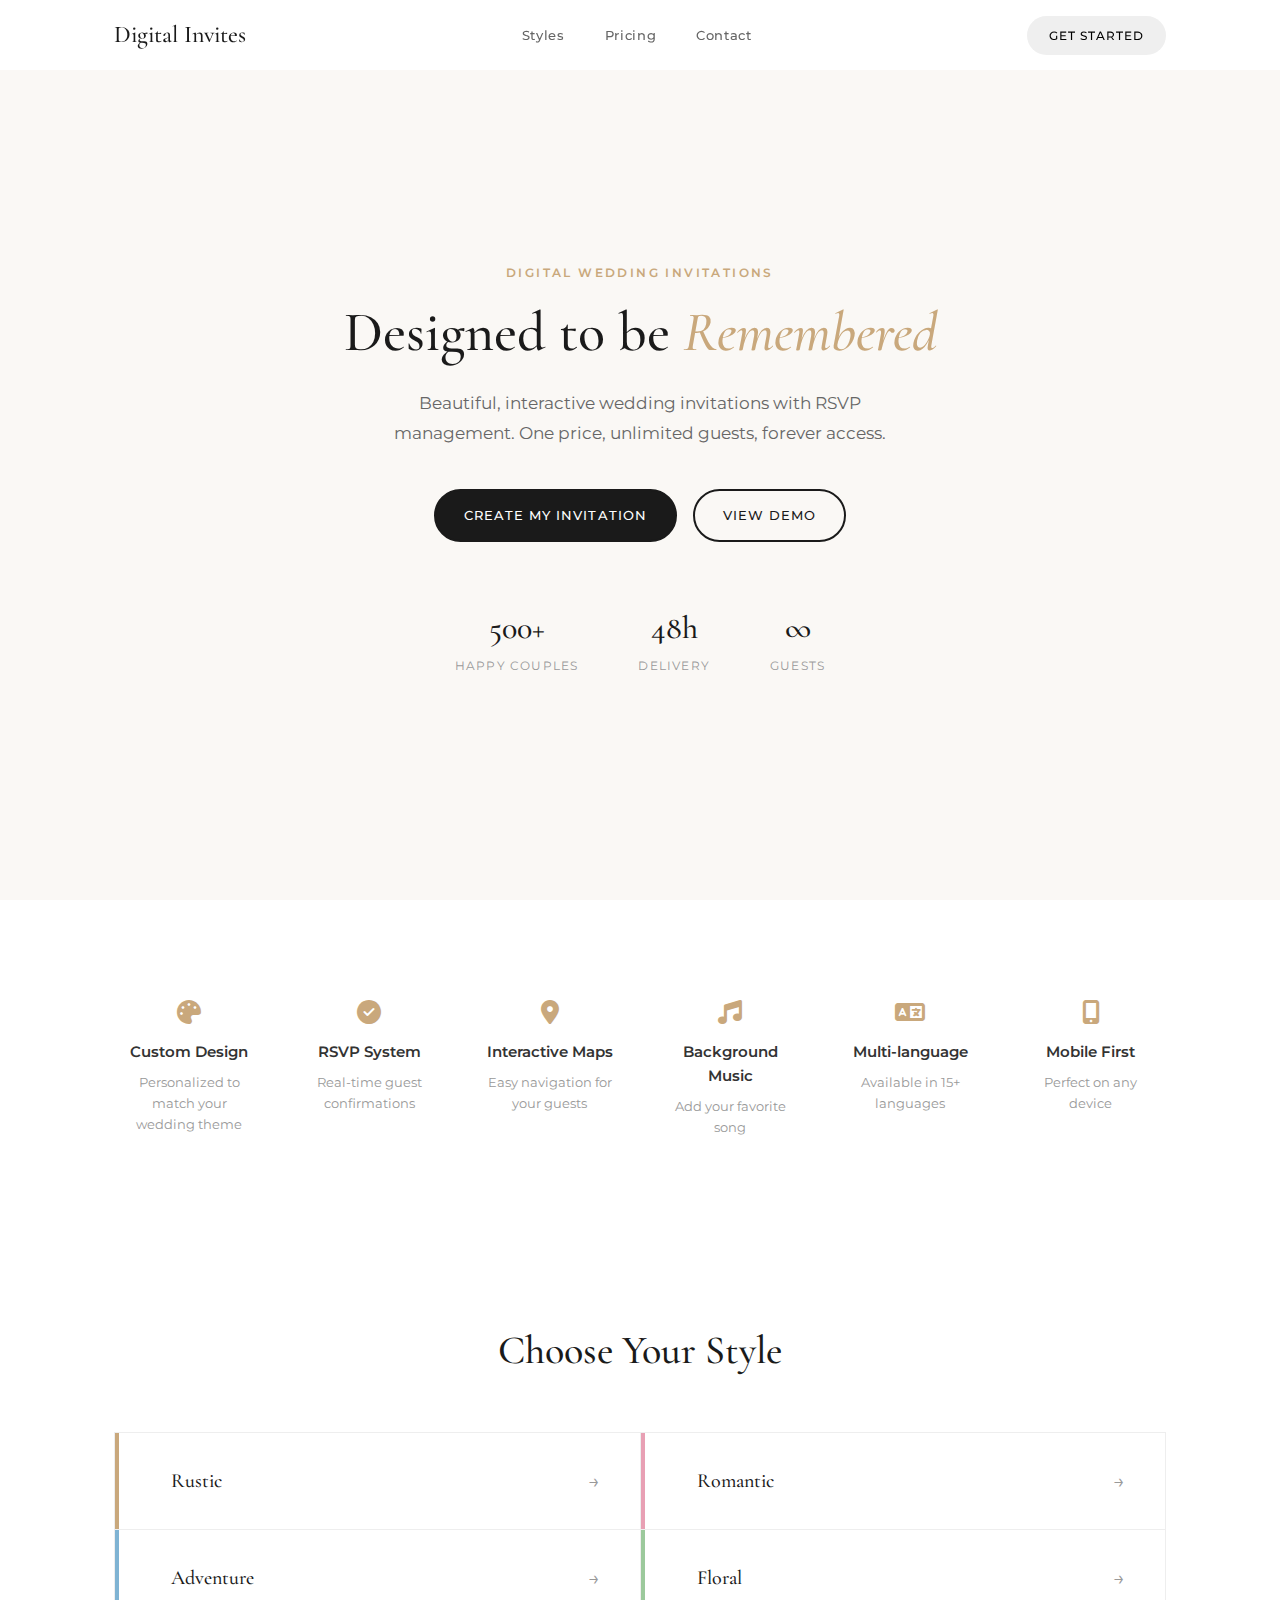
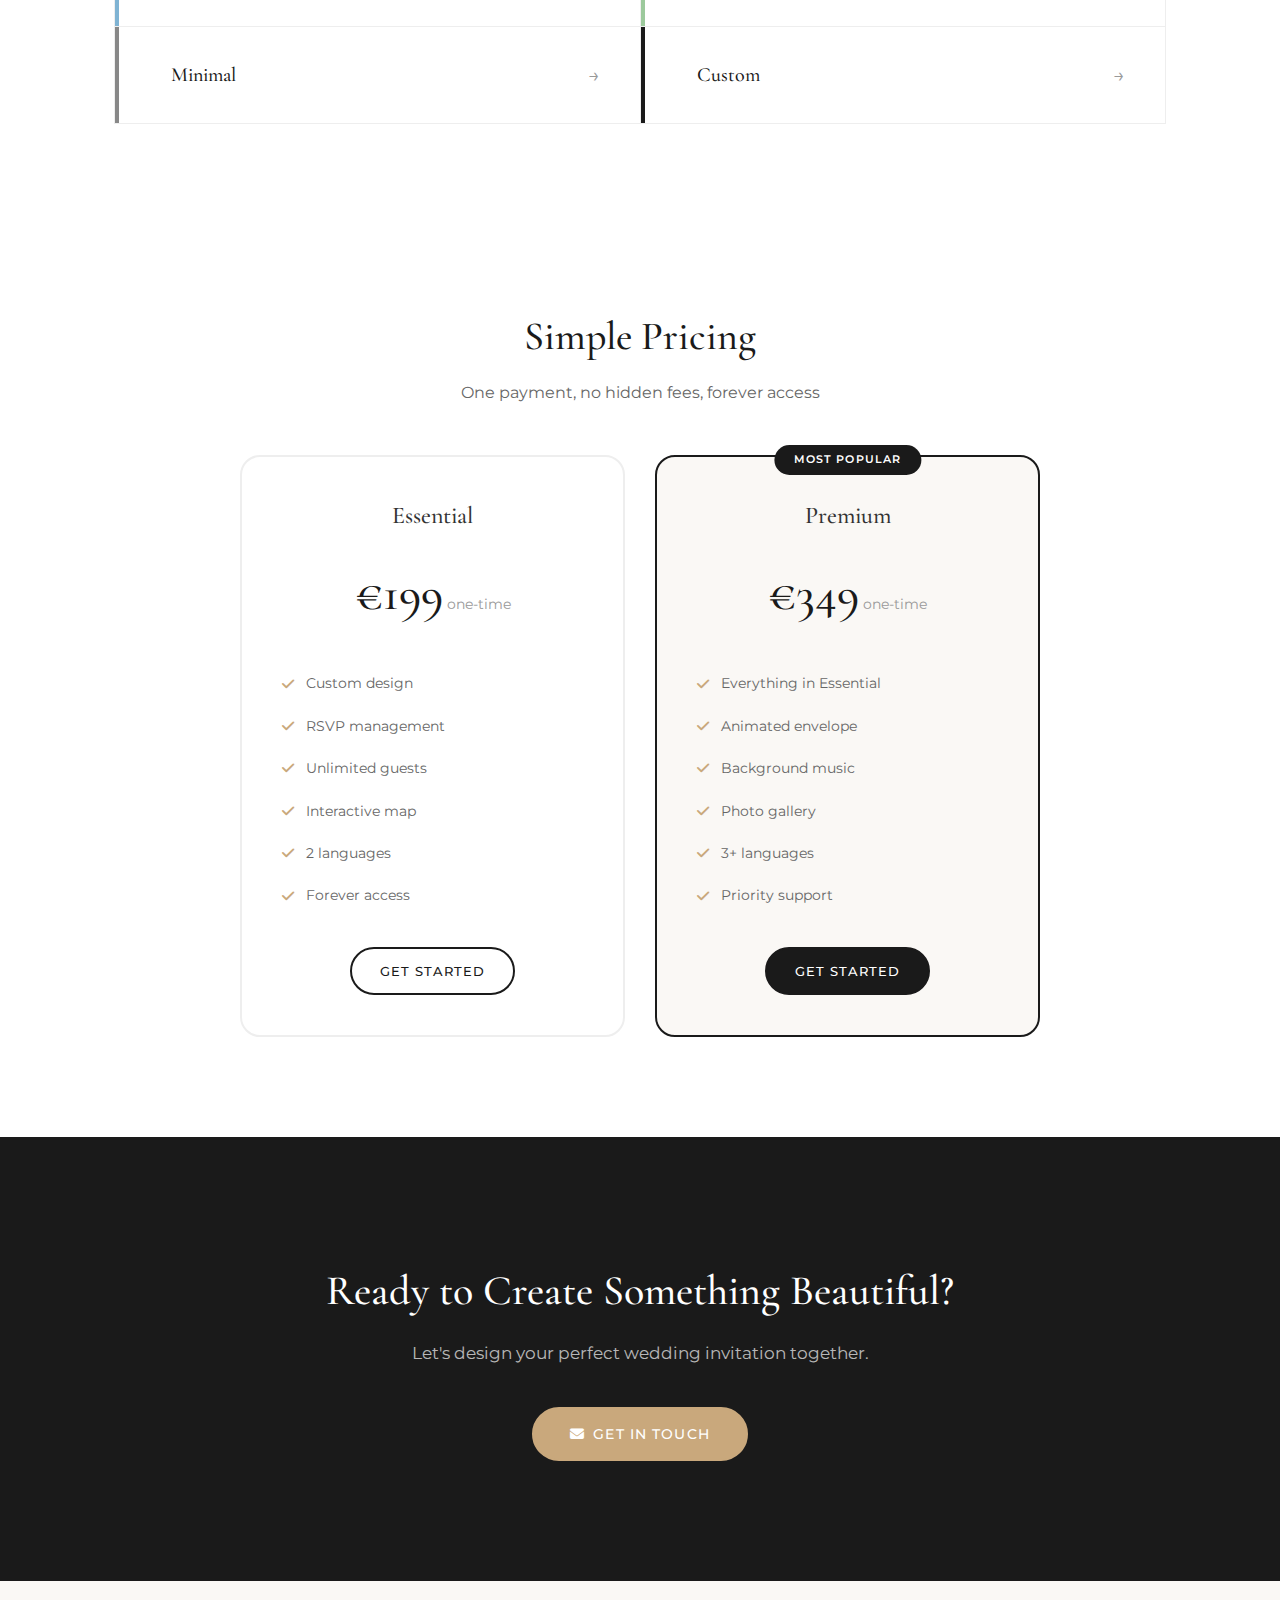
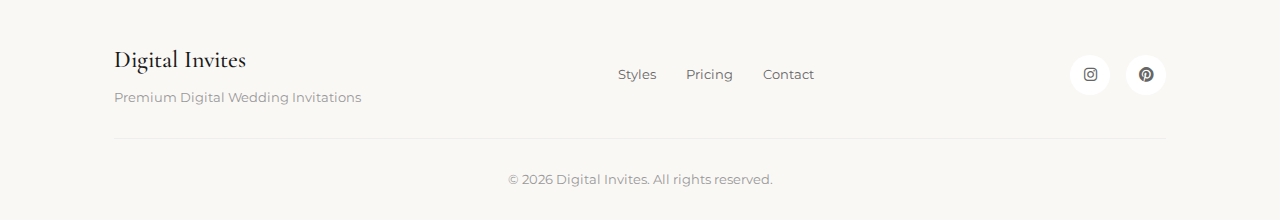
<file: index.html>
<!DOCTYPE html>
<html lang="en">
<head>
    <meta charset="UTF-8">
    <meta name="viewport" content="width=device-width, initial-scale=1.0">
    <title>Digital Invites - Premium Digital Wedding Invitations</title>
    <meta name="description" content="Create your beautiful digital wedding invitation with RSVP, guest list, interactive maps and music. One-time payment, no subscriptions.">
    <link rel="preconnect" href="https://fonts.googleapis.com">
    <link rel="preconnect" href="https://fonts.gstatic.com" crossorigin>
    <link href="https://fonts.googleapis.com/css2?family=Cormorant+Garamond:wght@400;500;600&family=Montserrat:wght@300;400;500;600&display=swap" rel="stylesheet">
    <link rel="stylesheet" href="https://cdnjs.cloudflare.com/ajax/libs/font-awesome/6.5.1/css/all.min.css">
    <link rel="stylesheet" href="css/style.css">
</head>
<body>
    <nav class="navbar">
        <div class="container">
            <a href="#" class="logo">Digital Invites</a>
            <ul class="nav-links">
                <li><a href="#styles">Styles</a></li>
                <li><a href="#pricing">Pricing</a></li>
                <li><a href="#contact" class="open-form-btn">Contact</a></li>
            </ul>
            <button class="btn btn-nav open-form-btn">Get Started</button>
            <button class="mobile-menu-btn">
                <i class="fas fa-bars"></i>
            </button>
        </div>
    </nav>

    <section class="hero">
        <div class="container">
            <div class="hero-content">
                <p class="hero-tagline">Digital Wedding Invitations</p>
                <h1>Designed to be <em>Remembered</em></h1>
                <p class="hero-description">
                    Beautiful, interactive wedding invitations with RSVP management. 
                    One price, unlimited guests, forever access.
                </p>
                <div class="hero-buttons">
                    <button class="btn btn-primary open-form-btn">Create My Invitation</button>
                    <a href="#styles" class="btn btn-outline">View Demo</a>
                </div>
                <div class="hero-stats">
                    <div class="stat">
                        <span class="stat-number">500+</span>
                        <span class="stat-label">Happy Couples</span>
                    </div>
                    <div class="stat">
                        <span class="stat-number">48h</span>
                        <span class="stat-label">Delivery</span>
                    </div>
                    <div class="stat">
                        <span class="stat-number">∞</span>
                        <span class="stat-label">Guests</span>
                    </div>
                </div>
            </div>
        </div>
    </section>

    <section class="features">
        <div class="container">
            <div class="features-grid">
                <div class="feature">
                    <i class="fas fa-palette"></i>
                    <h3>Custom Design</h3>
                    <p>Personalized to match your wedding theme</p>
                </div>
                <div class="feature">
                    <i class="fas fa-check-circle"></i>
                    <h3>RSVP System</h3>
                    <p>Real-time guest confirmations</p>
                </div>
                <div class="feature">
                    <i class="fas fa-map-marker-alt"></i>
                    <h3>Interactive Maps</h3>
                    <p>Easy navigation for your guests</p>
                </div>
                <div class="feature">
                    <i class="fas fa-music"></i>
                    <h3>Background Music</h3>
                    <p>Add your favorite song</p>
                </div>
                <div class="feature">
                    <i class="fas fa-language"></i>
                    <h3>Multi-language</h3>
                    <p>Available in 15+ languages</p>
                </div>
                <div class="feature">
                    <i class="fas fa-mobile-alt"></i>
                    <h3>Mobile First</h3>
                    <p>Perfect on any device</p>
                </div>
            </div>
        </div>
    </section>

    <section id="styles" class="styles">
        <div class="container">
            <div class="section-header">
                <h2>Choose Your Style</h2>
            </div>
            <div class="styles-grid">
                <a href="demos/rustic.html" class="style-card">
                    <span class="style-accent rustic"></span>
                    <h3>Rustic</h3>
                    <span class="arrow">→</span>
                </a>
                <a href="demos/romantic.html" class="style-card">
                    <span class="style-accent romantic"></span>
                    <h3>Romantic</h3>
                    <span class="arrow">→</span>
                </a>
                <a href="demos/adventure.html" class="style-card">
                    <span class="style-accent adventure"></span>
                    <h3>Adventure</h3>
                    <span class="arrow">→</span>
                </a>
                <a href="demos/floral.html" class="style-card">
                    <span class="style-accent floral"></span>
                    <h3>Floral</h3>
                    <span class="arrow">→</span>
                </a>
                <a href="demos/minimal.html" class="style-card">
                    <span class="style-accent minimal"></span>
                    <h3>Minimal</h3>
                    <span class="arrow">→</span>
                </a>
                <a href="demos/custom.html" class="style-card">
                    <span class="style-accent custom"></span>
                    <h3>Custom</h3>
                    <span class="arrow">→</span>
                </a>
            </div>
        </div>
    </section>

    <section id="pricing" class="pricing">
        <div class="container">
            <div class="section-header">
                <h2>Simple Pricing</h2>
                <p>One payment, no hidden fees, forever access</p>
            </div>
            <div class="pricing-cards">
                <div class="pricing-card">
                    <h3>Essential</h3>
                    <div class="price">
                        <span class="amount">€199</span>
                        <span class="period">one-time</span>
                    </div>
                    <ul class="features-list">
                        <li><i class="fas fa-check"></i> Custom design</li>
                        <li><i class="fas fa-check"></i> RSVP management</li>
                        <li><i class="fas fa-check"></i> Unlimited guests</li>
                        <li><i class="fas fa-check"></i> Interactive map</li>
                        <li><i class="fas fa-check"></i> 2 languages</li>
                        <li><i class="fas fa-check"></i> Forever access</li>
                    </ul>
                    <button class="btn btn-outline open-form-btn">Get Started</button>
                </div>
                <div class="pricing-card featured">
                    <span class="badge">Most Popular</span>
                    <h3>Premium</h3>
                    <div class="price">
                        <span class="amount">€349</span>
                        <span class="period">one-time</span>
                    </div>
                    <ul class="features-list">
                        <li><i class="fas fa-check"></i> Everything in Essential</li>
                        <li><i class="fas fa-check"></i> Animated envelope</li>
                        <li><i class="fas fa-check"></i> Background music</li>
                        <li><i class="fas fa-check"></i> Photo gallery</li>
                        <li><i class="fas fa-check"></i> 3+ languages</li>
                        <li><i class="fas fa-check"></i> Priority support</li>
                    </ul>
                    <button class="btn btn-primary open-form-btn">Get Started</button>
                </div>
            </div>
        </div>
    </section>

    <section id="contact" class="cta">
        <div class="container">
            <h2>Ready to Create Something Beautiful?</h2>
            <p>Let's design your perfect wedding invitation together.</p>
            <div class="cta-buttons">
                <button class="btn btn-primary btn-lg open-form-btn">
                    <i class="fas fa-envelope"></i> Get in Touch
                </button>
            </div>
        </div>
    </section>

    <div class="modal-overlay" id="formModal">
        <div class="modal-content">
            <button class="modal-close" id="closeModal">
                <i class="fas fa-times"></i>
            </button>
            <div class="modal-inner">
                <div class="modal-left">
                    <div class="modal-left-content">
                        <span class="modal-badge">Start Your Journey</span>
                        <h2>Let's create something <em>beautiful</em> together</h2>
                        <p>Share your vision and we'll bring it to life</p>
                        <div class="modal-features">
                            <div class="modal-feature">
                                <i class="fas fa-check"></i>
                                <span>Response within 24h</span>
                            </div>
                            <div class="modal-feature">
                                <i class="fas fa-check"></i>
                                <span>Free consultation</span>
                            </div>
                            <div class="modal-feature">
                                <i class="fas fa-check"></i>
                                <span>No commitment required</span>
                            </div>
                        </div>
                    </div>
                </div>
                <div class="modal-right">
                    <form id="contactForm">
                        <div class="form-group">
                            <input type="text" id="firstName" name="firstName" required placeholder=" ">
                            <label for="firstName">First Name</label>
                        </div>
                        <div class="form-group">
                            <input type="text" id="lastName" name="lastName" required placeholder=" ">
                            <label for="lastName">Last Name</label>
                        </div>
                        <div class="form-group">
                            <input type="email" id="email" name="email" required placeholder=" ">
                            <label for="email">Email Address</label>
                        </div>
                        <div class="form-group">
                            <input type="tel" id="phone" name="phone" required placeholder=" ">
                            <label for="phone">Phone Number</label>
                        </div>
                        <div class="form-group">
                            <textarea id="message" name="message" rows="3" required placeholder=" "></textarea>
                            <label for="message">Your Message</label>
                        </div>
                        <button type="submit" class="btn btn-primary btn-full">
                            Send Request
                        </button>
                    </form>
                    <div class="form-success" id="formSuccess">
                        <div class="success-animation">
                            <div class="success-circle">
                                <i class="fas fa-heart"></i>
                            </div>
                        </div>
                        <h4>Perfect!</h4>
                        <p>We received your request and will<br>contact you very soon</p>
                    </div>
                </div>
            </div>
        </div>
    </div>

    <footer class="footer">
        <div class="container">
            <div class="footer-content">
                <div class="footer-brand">
                    <a href="#" class="logo">Digital Invites</a>
                    <p>Premium Digital Wedding Invitations</p>
                </div>
                <div class="footer-links">
                    <a href="#styles">Styles</a>
                    <a href="#pricing">Pricing</a>
                    <a href="#contact">Contact</a>
                </div>
                <div class="footer-social">
                    <a href="#"><i class="fab fa-instagram"></i></a>
                    <a href="#"><i class="fab fa-pinterest"></i></a>
                </div>
            </div>
            <div class="footer-bottom">
                <p>© 2026 Digital Invites. All rights reserved.</p>
            </div>
        </div>
    </footer>

    <script src="js/main.js"></script>
</body>
</html>
</file>
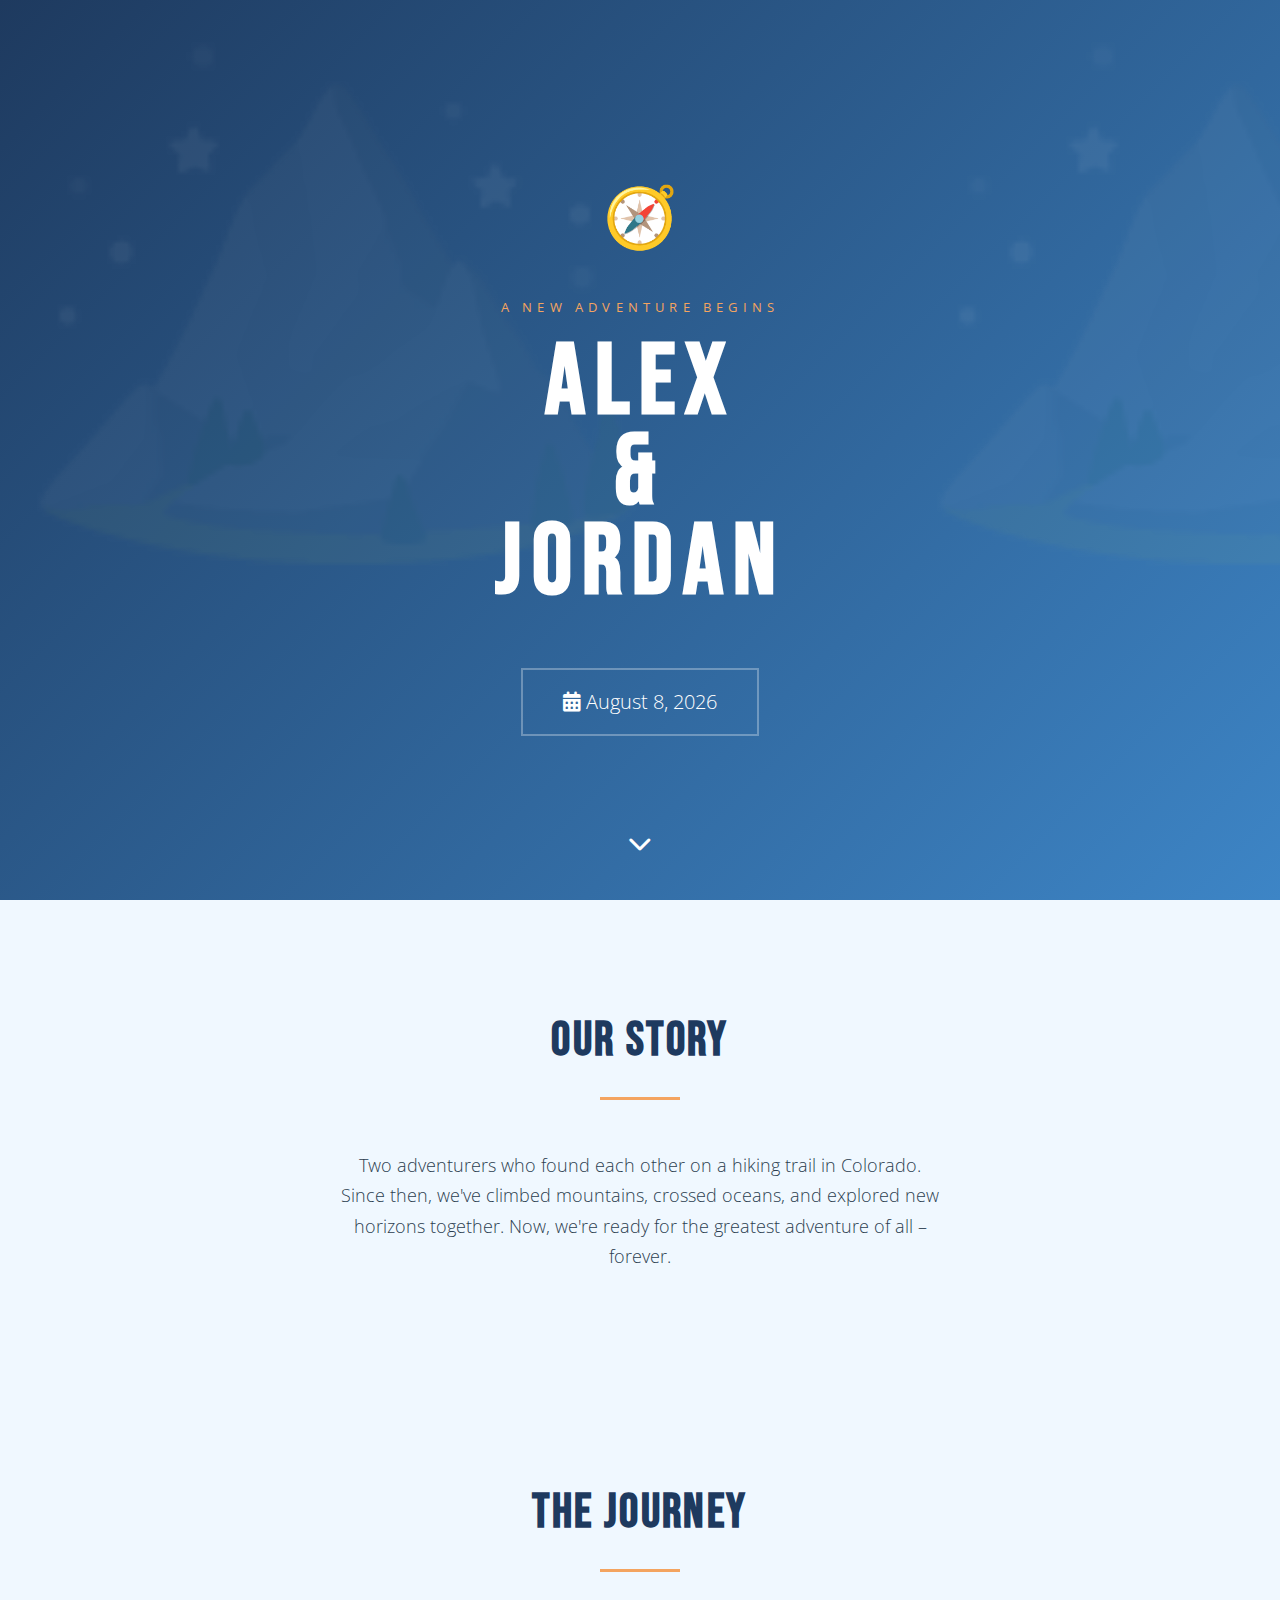
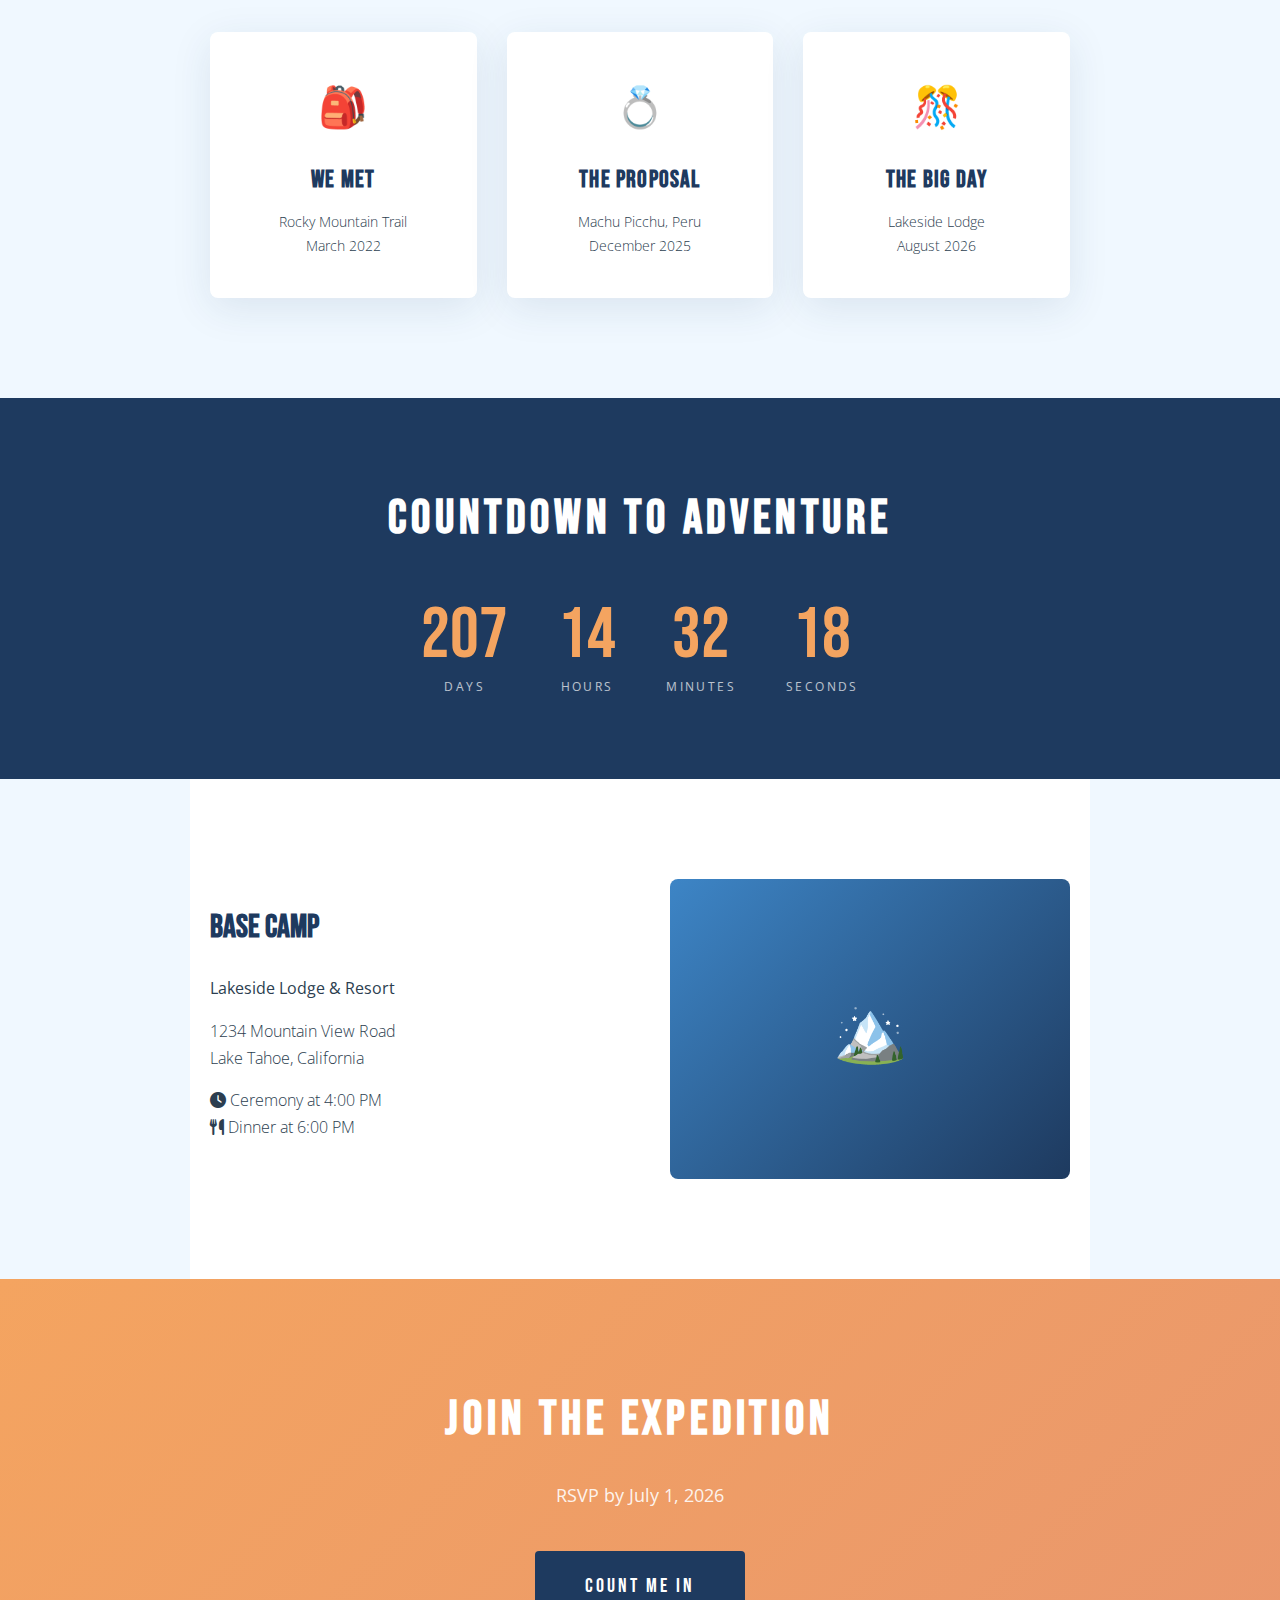
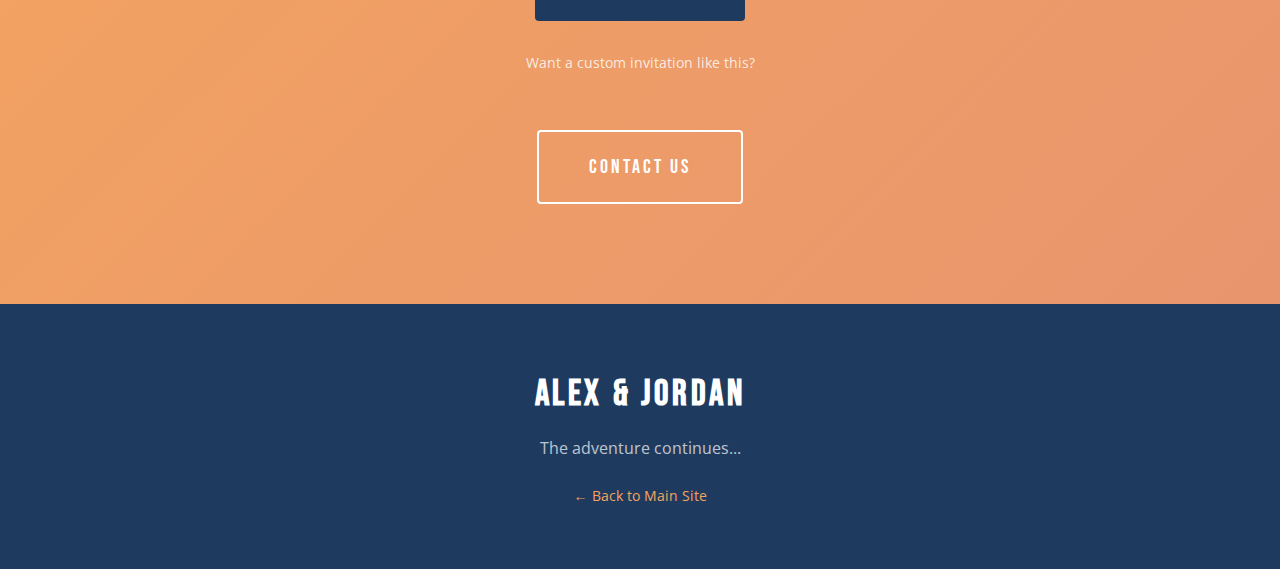
<file: demos/adventure.html>
<!DOCTYPE html>
<html lang="en">
<head>
    <meta charset="UTF-8">
    <meta name="viewport" content="width=device-width, initial-scale=1.0">
    <title>Alex & Jordan - Adventure Awaits</title>
    <link rel="preconnect" href="https://fonts.googleapis.com">
    <link href="https://fonts.googleapis.com/css2?family=Bebas+Neue&family=Open+Sans:wght@300;400;600&display=swap" rel="stylesheet">
    <link rel="stylesheet" href="https://cdnjs.cloudflare.com/ajax/libs/font-awesome/6.5.1/css/all.min.css">
    <style>
        * { margin: 0; padding: 0; box-sizing: border-box; }
        
        html, body {
            height: auto;
            overflow-x: hidden;
            -webkit-overflow-scrolling: touch;
        }
        
        :root {
            --primary: #1e3a5f;
            --secondary: #3d85c6;
            --accent: #f4a460;
            --text: #2c3e50;
            --light: #f0f8ff;
        }
        
        body {
            font-family: 'Open Sans', sans-serif;
            background: var(--light);
            color: var(--text);
            line-height: 1.7;
        }
        
        .hero {
            min-height: 100vh;
            min-height: 100dvh;
            display: flex;
            align-items: center;
            justify-content: center;
            text-align: center;
            padding: 40px 20px;
            background: linear-gradient(135deg, var(--primary) 0%, var(--secondary) 100%);
            color: #fff;
            position: relative;
            overflow: hidden;
        }
        
        .hero::before {
            content: '';
            position: absolute;
            top: 0;
            left: 0;
            right: 0;
            bottom: 0;
            background: url('data:image/svg+xml,<svg xmlns="http://www.w3.org/2000/svg" viewBox="0 0 100 100"><text y="50" font-size="60" opacity="0.05">⛰️</text></svg>') repeat;
        }
        
        .hero-content {
            max-width: 700px;
            position: relative;
            z-index: 1;
        }
        
        .compass {
            font-size: 60px;
            margin-bottom: 30px;
        }
        
        .tagline {
            font-size: 13px;
            letter-spacing: 0.4em;
            text-transform: uppercase;
            color: var(--accent);
            margin-bottom: 20px;
        }
        
        h1 {
            font-family: 'Bebas Neue', sans-serif;
            font-size: 100px;
            letter-spacing: 0.1em;
            line-height: 0.9;
            margin-bottom: 20px;
        }
        
        .hero-date {
            font-size: 20px;
            font-weight: 300;
            margin-top: 40px;
            padding: 15px 40px;
            border: 2px solid rgba(255,255,255,0.3);
            display: inline-block;
        }
        
        .scroll-indicator {
            position: absolute;
            bottom: 40px;
            left: 50%;
            transform: translateX(-50%);
            animation: bounce 2s infinite;
        }
        
        @keyframes bounce {
            0%, 100% { transform: translateX(-50%) translateY(0); }
            50% { transform: translateX(-50%) translateY(10px); }
        }
        
        .section {
            padding: 100px 20px;
            max-width: 900px;
            margin: 0 auto;
        }
        
        .section-header {
            text-align: center;
            margin-bottom: 50px;
        }
        
        .section h2 {
            font-family: 'Bebas Neue', sans-serif;
            font-size: 48px;
            letter-spacing: 0.05em;
            color: var(--primary);
            margin-bottom: 15px;
        }
        
        .section-line {
            width: 80px;
            height: 3px;
            background: var(--accent);
            margin: 0 auto;
        }
        
        .story-text {
            font-size: 18px;
            font-weight: 300;
            text-align: center;
            max-width: 600px;
            margin: 0 auto;
        }
        
        .journey-grid {
            display: grid;
            grid-template-columns: repeat(3, 1fr);
            gap: 30px;
            margin-top: 60px;
        }
        
        .journey-card {
            background: #fff;
            padding: 40px 30px;
            border-radius: 8px;
            text-align: center;
            box-shadow: 0 10px 40px rgba(30, 58, 95, 0.1);
            transition: transform 0.3s ease;
        }
        
        .journey-card:hover {
            transform: translateY(-10px);
        }
        
        .journey-card .icon {
            font-size: 40px;
            margin-bottom: 20px;
        }
        
        .journey-card h3 {
            font-family: 'Bebas Neue', sans-serif;
            font-size: 24px;
            letter-spacing: 0.05em;
            color: var(--primary);
            margin-bottom: 10px;
        }
        
        .journey-card p {
            font-size: 14px;
            font-weight: 300;
            color: var(--text);
        }
        
        .countdown-section {
            background: var(--primary);
            padding: 80px 20px;
            text-align: center;
        }
        
        .countdown-section h2 {
            color: #fff;
            margin-bottom: 40px;
        }
        
        .countdown {
            display: flex;
            justify-content: center;
            gap: 50px;
        }
        
        .countdown-item {
            text-align: center;
            color: #fff;
        }
        
        .countdown-number {
            font-family: 'Bebas Neue', sans-serif;
            font-size: 72px;
            display: block;
            line-height: 1;
            color: var(--accent);
        }
        
        .countdown-label {
            font-size: 12px;
            text-transform: uppercase;
            letter-spacing: 0.2em;
            opacity: 0.7;
        }
        
        .location-section {
            background: #fff;
        }
        
        .location-grid {
            display: grid;
            grid-template-columns: 1fr 1fr;
            gap: 60px;
            align-items: center;
        }
        
        .location-info h3 {
            font-family: 'Bebas Neue', sans-serif;
            font-size: 32px;
            color: var(--primary);
            margin-bottom: 20px;
        }
        
        .location-info p {
            font-size: 16px;
            font-weight: 300;
            margin-bottom: 15px;
        }
        
        .location-map {
            background: linear-gradient(135deg, var(--secondary) 0%, var(--primary) 100%);
            height: 300px;
            border-radius: 8px;
            display: flex;
            align-items: center;
            justify-content: center;
            font-size: 60px;
        }
        
        .rsvp-section {
            background: linear-gradient(135deg, var(--accent) 0%, #e8956e 100%);
            padding: 100px 20px;
            text-align: center;
        }
        
        .rsvp-section h2 {
            color: #fff;
        }
        
        .rsvp-section p {
            color: rgba(255,255,255,0.9);
            font-size: 18px;
            margin-bottom: 40px;
        }
        
        .rsvp-btn {
            display: inline-block;
            padding: 18px 50px;
            background: var(--primary);
            color: #fff;
            font-family: 'Bebas Neue', sans-serif;
            font-size: 20px;
            letter-spacing: 0.15em;
            text-decoration: none;
            border-radius: 4px;
            transition: all 0.3s ease;
        }
        
        .rsvp-btn:hover {
            background: #fff;
            color: var(--primary);
        }
        
        footer {
            background: var(--primary);
            text-align: center;
            padding: 60px 20px;
            color: #fff;
        }
        
        footer h3 {
            font-family: 'Bebas Neue', sans-serif;
            font-size: 36px;
            letter-spacing: 0.1em;
        }
        
        @media (max-width: 768px) {
            h1 { font-size: 42px; line-height: 1.1; }
            .tagline { font-size: 11px; }
            .compass { font-size: 50px; }
            .hero-date { font-size: 14px; padding: 12px 25px; }
            .journey-grid { grid-template-columns: 1fr; }
            .location-grid { grid-template-columns: 1fr; }
            .countdown { gap: 12px; flex-wrap: wrap; }
            .countdown-item { min-width: 70px; }
            .countdown-number { font-size: 32px; }
            .countdown-label { font-size: 10px; }
            .section { padding: 50px 15px; }
            .section-header h2 { font-size: 24px; }
            .story-text { font-size: 14px; }
            .rsvp-section { padding: 50px 15px; }
            .rsvp-section h2 { font-size: 32px; }
            .rsvp-btn { padding: 14px 30px; font-size: 12px; }
            footer { padding: 40px 20px 80px; }
            footer h3 { font-size: 28px; }
            .hero { padding: 30px 15px; min-height: auto; padding-top: 60px; padding-bottom: 60px; }
            .journey-item { padding: 25px 20px; }
            .location-card h4 { font-size: 18px; }
        }
    </style>
</head>
<body>
    <section class="hero">
        <div class="hero-content">
            <div class="compass">🧭</div>
            <p class="tagline">A New Adventure Begins</p>
            <h1>ALEX<br>&<br>JORDAN</h1>
            <div class="hero-date">
                <i class="fas fa-calendar-alt"></i> August 8, 2026
            </div>
        </div>
        <div class="scroll-indicator">
            <i class="fas fa-chevron-down" style="color: #fff; font-size: 24px;"></i>
        </div>
    </section>
    
    <section class="section">
        <div class="section-header">
            <h2>OUR STORY</h2>
            <div class="section-line"></div>
        </div>
        <p class="story-text">Two adventurers who found each other on a hiking trail in Colorado. Since then, we've climbed mountains, crossed oceans, and explored new horizons together. Now, we're ready for the greatest adventure of all – forever.</p>
    </section>
    
    <section class="section">
        <div class="section-header">
            <h2>THE JOURNEY</h2>
            <div class="section-line"></div>
        </div>
        <div class="journey-grid">
            <div class="journey-card">
                <div class="icon">🎒</div>
                <h3>WE MET</h3>
                <p>Rocky Mountain Trail<br>March 2022</p>
            </div>
            <div class="journey-card">
                <div class="icon">💍</div>
                <h3>THE PROPOSAL</h3>
                <p>Machu Picchu, Peru<br>December 2025</p>
            </div>
            <div class="journey-card">
                <div class="icon">🎊</div>
                <h3>THE BIG DAY</h3>
                <p>Lakeside Lodge<br>August 2026</p>
            </div>
        </div>
    </section>
    
    <section class="countdown-section">
        <h2 style="font-family: 'Bebas Neue', sans-serif; font-size: 48px; letter-spacing: 0.1em;">COUNTDOWN TO ADVENTURE</h2>
        <div class="countdown">
            <div class="countdown-item">
                <span class="countdown-number" id="days">207</span>
                <span class="countdown-label">Days</span>
            </div>
            <div class="countdown-item">
                <span class="countdown-number" id="hours">14</span>
                <span class="countdown-label">Hours</span>
            </div>
            <div class="countdown-item">
                <span class="countdown-number" id="minutes">32</span>
                <span class="countdown-label">Minutes</span>
            </div>
            <div class="countdown-item">
                <span class="countdown-number" id="seconds">18</span>
                <span class="countdown-label">Seconds</span>
            </div>
        </div>
    </section>
    
    <section class="section location-section">
        <div class="location-grid">
            <div class="location-info">
                <h3>BASE CAMP</h3>
                <p><strong>Lakeside Lodge & Resort</strong></p>
                <p>1234 Mountain View Road<br>Lake Tahoe, California</p>
                <p><i class="fas fa-clock"></i> Ceremony at 4:00 PM<br>
                <i class="fas fa-utensils"></i> Dinner at 6:00 PM</p>
            </div>
            <div class="location-map">🏔️</div>
        </div>
    </section>
    
    <section class="rsvp-section">
        <h2 style="font-family: 'Bebas Neue', sans-serif; font-size: 48px; letter-spacing: 0.1em; margin-bottom: 20px;">JOIN THE EXPEDITION</h2>
        <p>RSVP by July 1, 2026</p>
        <a href="#" class="rsvp-btn">COUNT ME IN</a>
        <p style="margin-top: 30px; font-size: 14px; opacity: 0.9;">Want a custom invitation like this?</p>
        <a href="../index.html#contact" class="rsvp-btn" style="background: transparent; border: 2px solid #fff; margin-top: 15px;">CONTACT US</a>
    </section>
    
    <footer>
        <h3>ALEX & JORDAN</h3>
        <p style="opacity: 0.7; margin-top: 10px;">The adventure continues...</p>
        <p style="margin-top: 20px;"><a href="../index.html" style="color: var(--accent); text-decoration: none; font-size: 14px;">← Back to Main Site</a></p>
    </footer>
    
    <script>
        const weddingDate = new Date('August 8, 2026 16:00:00').getTime();
        
        setInterval(() => {
            const now = new Date().getTime();
            const distance = weddingDate - now;
            
            document.getElementById('days').textContent = Math.floor(distance / (1000 * 60 * 60 * 24));
            document.getElementById('hours').textContent = Math.floor((distance % (1000 * 60 * 60 * 24)) / (1000 * 60 * 60));
            document.getElementById('minutes').textContent = Math.floor((distance % (1000 * 60 * 60)) / (1000 * 60));
            document.getElementById('seconds').textContent = Math.floor((distance % (1000 * 60)) / 1000);
        }, 1000);
    </script>
</body>
</html>
</file>
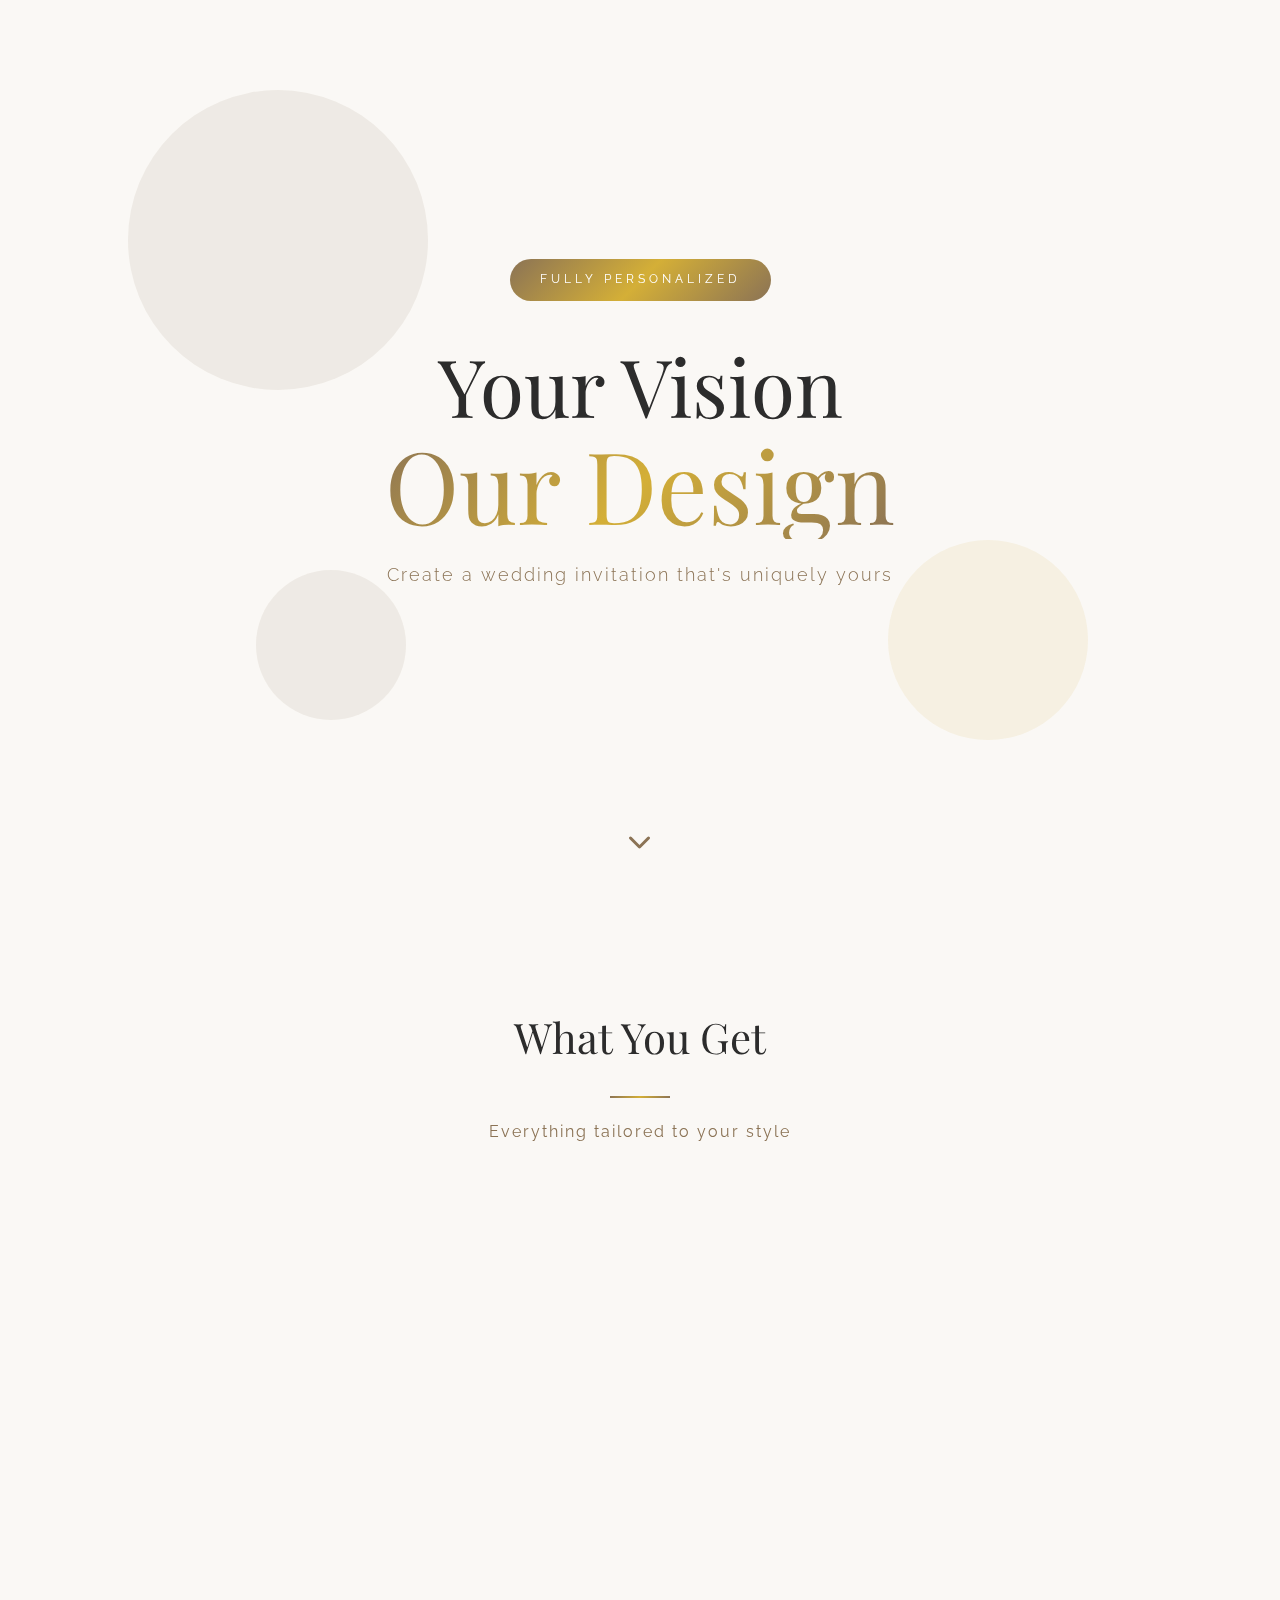
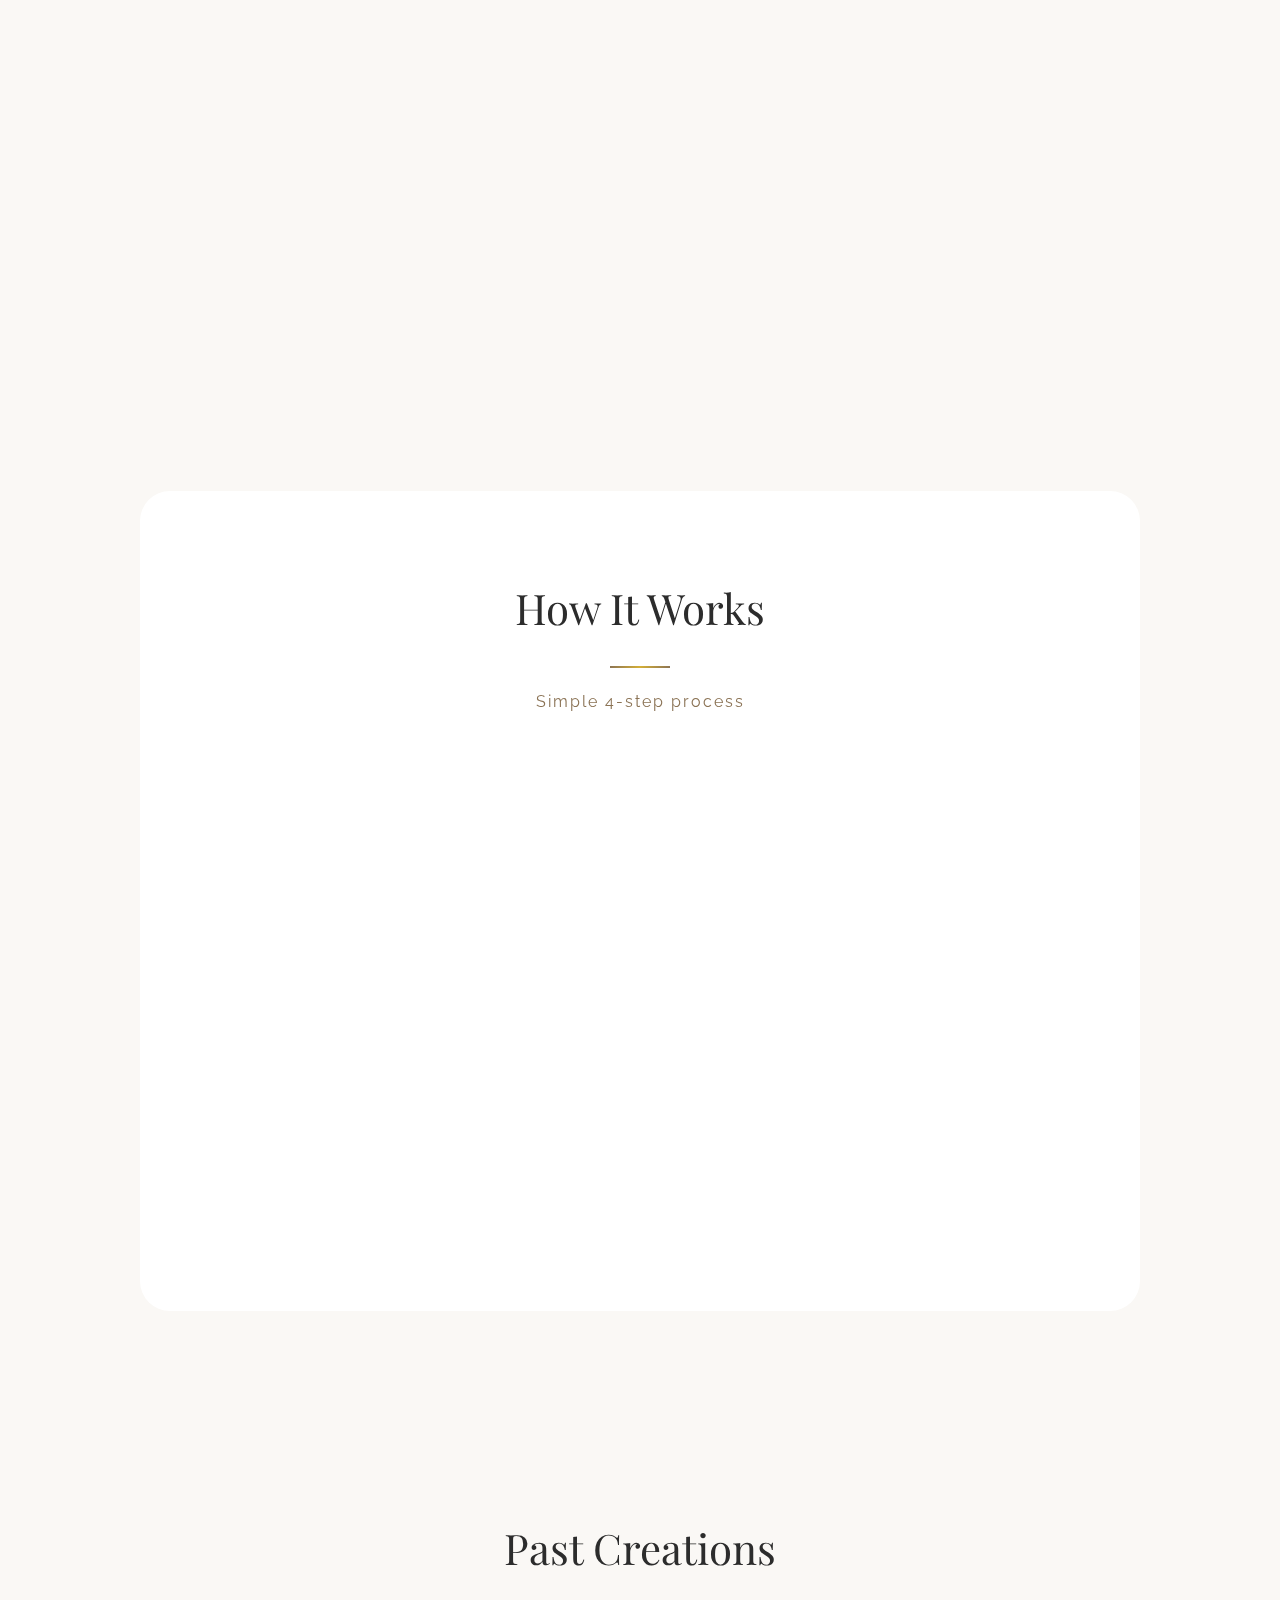
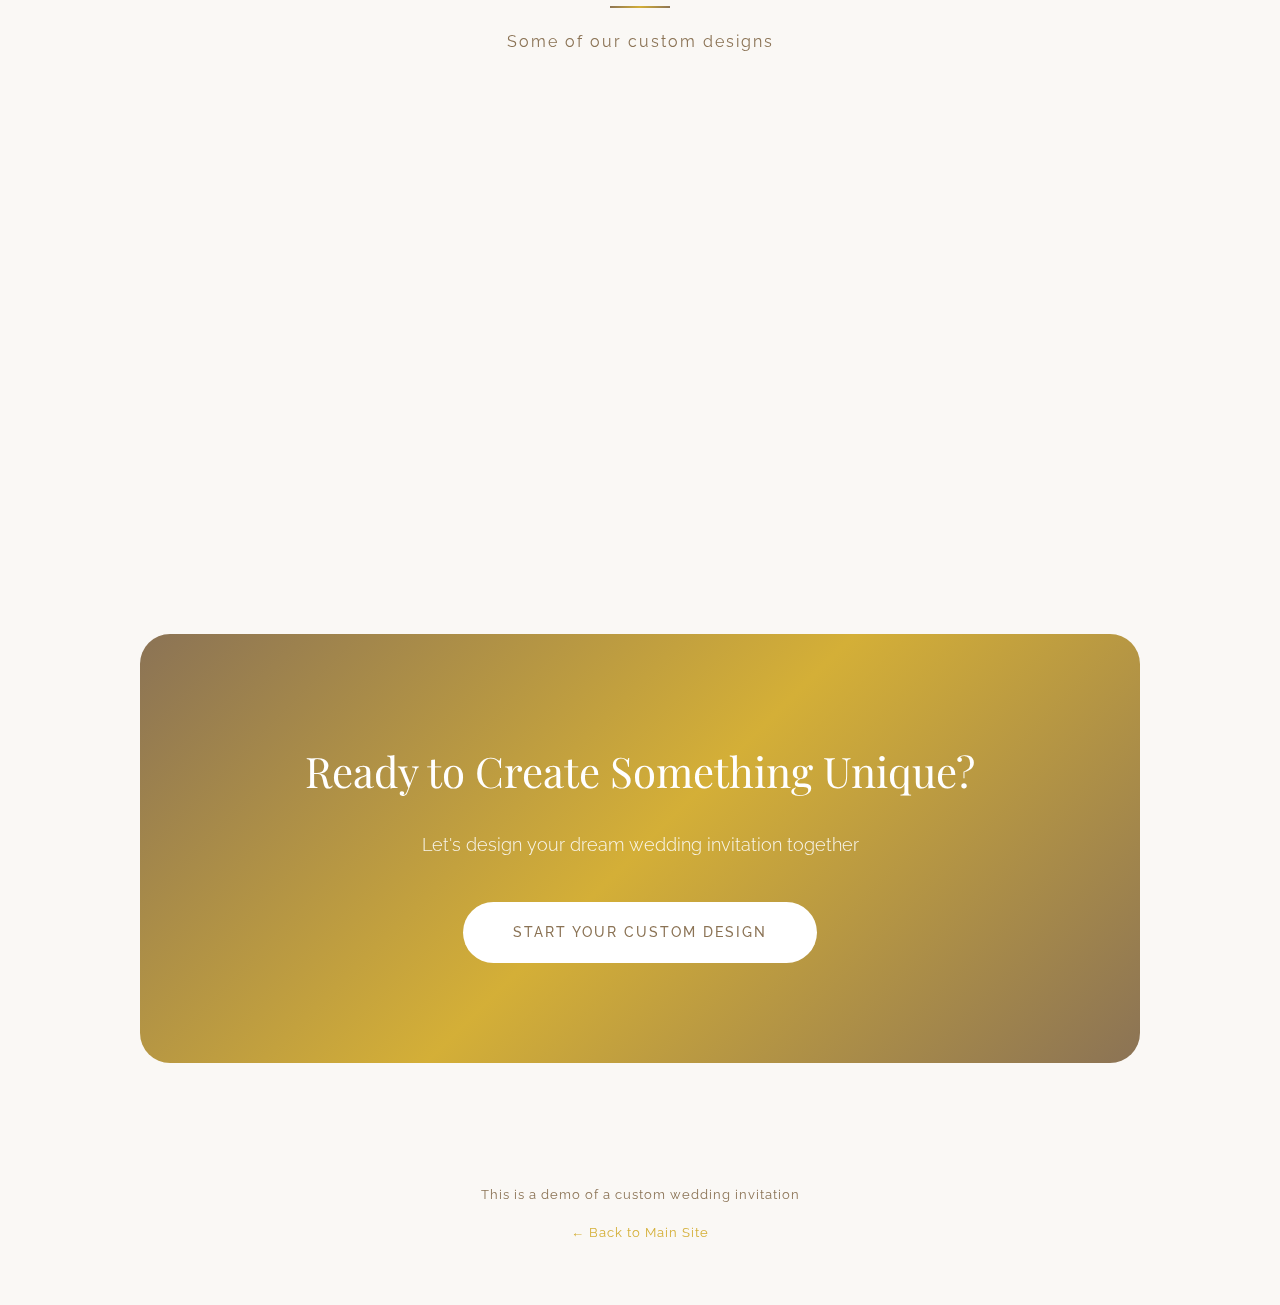
<file: demos/custom.html>
<!DOCTYPE html>
<html lang="en">
<head>
    <meta charset="UTF-8">
    <meta name="viewport" content="width=device-width, initial-scale=1.0">
    <title>Custom Wedding Invitation | Your Unique Design</title>
    <link href="https://fonts.googleapis.com/css2?family=Playfair+Display:wght@300;400;500;600&family=Raleway:wght@200;300;400;500&display=swap" rel="stylesheet">
    <link rel="stylesheet" href="https://cdnjs.cloudflare.com/ajax/libs/font-awesome/6.5.1/css/all.min.css">
    <style>
        * {
            margin: 0;
            padding: 0;
            box-sizing: border-box;
        }

        html, body {
            height: auto;
            overflow-x: hidden;
            -webkit-overflow-scrolling: touch;
        }

        :root {
            --primary: #8B7355;
            --secondary: #D4AF37;
            --accent: #E8DDD4;
            --text: #2C2C2C;
            --light: #FAF8F5;
            --gradient: linear-gradient(135deg, #8B7355 0%, #D4AF37 50%, #8B7355 100%);
        }

        body {
            font-family: 'Raleway', sans-serif;
            background: var(--light);
            color: var(--text);
            line-height: 1.8;
        }

        /* Animated Background */
        .animated-bg {
            position: fixed;
            top: 0;
            left: 0;
            width: 100%;
            height: 100%;
            z-index: -1;
            background: var(--light);
            pointer-events: none;
        }

        .floating-shape {
            position: absolute;
            border-radius: 50%;
            opacity: 0.1;
            animation: float 20s infinite ease-in-out;
        }

        .shape-1 {
            width: 300px;
            height: 300px;
            background: var(--primary);
            top: 10%;
            left: 10%;
            animation-delay: 0s;
        }

        .shape-2 {
            width: 200px;
            height: 200px;
            background: var(--secondary);
            top: 60%;
            right: 15%;
            animation-delay: -5s;
        }

        .shape-3 {
            width: 150px;
            height: 150px;
            background: var(--primary);
            bottom: 20%;
            left: 20%;
            animation-delay: -10s;
        }

        @keyframes float {
            0%, 100% { transform: translate(0, 0) rotate(0deg); }
            25% { transform: translate(30px, -30px) rotate(5deg); }
            50% { transform: translate(-20px, 20px) rotate(-5deg); }
            75% { transform: translate(20px, 30px) rotate(3deg); }
        }

        .hero {
            min-height: 100vh;
            min-height: 100dvh;
            display: flex;
            align-items: center;
            justify-content: center;
            text-align: center;
            padding: 40px 20px;
            position: relative;
        }

        .hero-content {
            max-width: 800px;
        }

        .custom-badge {
            display: inline-block;
            padding: 10px 30px;
            background: var(--gradient);
            color: white;
            font-size: 12px;
            letter-spacing: 4px;
            text-transform: uppercase;
            border-radius: 30px;
            margin-bottom: 40px;
        }

        .hero h1 {
            font-family: 'Playfair Display', serif;
            font-size: clamp(48px, 10vw, 80px);
            font-weight: 300;
            color: var(--text);
            margin-bottom: 20px;
            line-height: 1.1;
        }

        .hero h1 span {
            display: block;
            font-size: clamp(60px, 12vw, 100px);
            background: var(--gradient);
            -webkit-background-clip: text;
            -webkit-text-fill-color: transparent;
            background-clip: text;
        }

        .hero-subtitle {
            font-size: 18px;
            font-weight: 300;
            color: var(--primary);
            letter-spacing: 2px;
            margin-bottom: 50px;
        }

        .scroll-indicator {
            position: absolute;
            bottom: 40px;
            left: 50%;
            transform: translateX(-50%);
            animation: bounce 2s infinite;
        }

        .scroll-indicator i {
            font-size: 24px;
            color: var(--primary);
        }

        @keyframes bounce {
            0%, 100% { transform: translateX(-50%) translateY(0); }
            50% { transform: translateX(-50%) translateY(10px); }
        }

        /* Section Styling */
        section {
            padding: 100px 20px;
            max-width: 1200px;
            margin: 0 auto;
        }

        .section-header {
            text-align: center;
            margin-bottom: 60px;
        }

        .section-header h2 {
            font-family: 'Playfair Display', serif;
            font-size: 42px;
            font-weight: 300;
            color: var(--text);
            margin-bottom: 15px;
        }

        .section-header p {
            font-size: 16px;
            color: var(--primary);
            letter-spacing: 2px;
        }

        .divider {
            width: 60px;
            height: 2px;
            background: var(--gradient);
            margin: 20px auto;
        }

        /* Features Grid */
        .features-grid {
            display: grid;
            grid-template-columns: repeat(auto-fit, minmax(300px, 1fr));
            gap: 40px;
            margin-top: 60px;
        }

        .feature-card {
            background: white;
            padding: 50px 40px;
            border-radius: 20px;
            text-align: center;
            box-shadow: 0 10px 40px rgba(0,0,0,0.05);
            transition: transform 0.3s ease, box-shadow 0.3s ease;
        }

        .feature-card:hover {
            transform: translateY(-10px);
            box-shadow: 0 20px 60px rgba(0,0,0,0.1);
        }

        .feature-icon {
            width: 80px;
            height: 80px;
            background: var(--gradient);
            border-radius: 50%;
            display: flex;
            align-items: center;
            justify-content: center;
            margin: 0 auto 30px;
        }

        .feature-icon i {
            font-size: 32px;
            color: white;
        }

        .feature-card h3 {
            font-family: 'Playfair Display', serif;
            font-size: 24px;
            font-weight: 400;
            margin-bottom: 15px;
            color: var(--text);
        }

        .feature-card p {
            font-size: 15px;
            color: #666;
            font-weight: 300;
        }

        .process-section {
            background: white;
            border-radius: 30px;
            padding: 80px 40px;
            margin: 100px auto;
            max-width: 1000px;
        }

        .process-steps {
            display: flex;
            flex-direction: column;
            gap: 40px;
            margin-top: 60px;
        }

        .process-step {
            display: flex;
            align-items: flex-start;
            gap: 30px;
        }

        .step-number {
            width: 60px;
            height: 60px;
            min-width: 60px;
            background: var(--gradient);
            border-radius: 50%;
            display: flex;
            align-items: center;
            justify-content: center;
            font-family: 'Playfair Display', serif;
            font-size: 24px;
            color: white;
        }

        .step-content h3 {
            font-family: 'Playfair Display', serif;
            font-size: 22px;
            font-weight: 400;
            margin-bottom: 10px;
            color: var(--text);
        }

        .step-content p {
            font-size: 15px;
            color: #666;
            font-weight: 300;
        }

        /* Examples Showcase */
        .examples-section {
            padding: 100px 20px;
        }

        .examples-grid {
            display: grid;
            grid-template-columns: repeat(auto-fit, minmax(250px, 1fr));
            gap: 30px;
            margin-top: 60px;
        }

        .example-card {
            aspect-ratio: 3/4;
            border-radius: 20px;
            overflow: hidden;
            position: relative;
            cursor: pointer;
            transition: transform 0.3s ease;
        }

        .example-card:hover {
            transform: scale(1.03);
        }

        .example-card::before {
            content: '';
            position: absolute;
            top: 0;
            left: 0;
            width: 100%;
            height: 100%;
            background: linear-gradient(to bottom, transparent 50%, rgba(0,0,0,0.7) 100%);
            z-index: 1;
        }

        .example-card img {
            width: 100%;
            height: 100%;
            object-fit: cover;
        }

        .example-placeholder {
            width: 100%;
            height: 100%;
            display: flex;
            flex-direction: column;
            align-items: center;
            justify-content: center;
            font-size: 60px;
            color: white;
        }

        .example-placeholder span {
            font-size: 14px;
            margin-top: 15px;
            letter-spacing: 2px;
        }

        .example-card:nth-child(1) .example-placeholder { background: linear-gradient(135deg, #667eea 0%, #764ba2 100%); }
        .example-card:nth-child(2) .example-placeholder { background: linear-gradient(135deg, #f093fb 0%, #f5576c 100%); }
        .example-card:nth-child(3) .example-placeholder { background: linear-gradient(135deg, #4facfe 0%, #00f2fe 100%); }
        .example-card:nth-child(4) .example-placeholder { background: linear-gradient(135deg, #43e97b 0%, #38f9d7 100%); }

        .example-info {
            position: absolute;
            bottom: 20px;
            left: 20px;
            right: 20px;
            z-index: 2;
            color: white;
        }

        .example-info h4 {
            font-family: 'Playfair Display', serif;
            font-size: 20px;
            font-weight: 400;
        }

        .example-info p {
            font-size: 13px;
            opacity: 0.8;
        }

        .cta-section {
            text-align: center;
            padding: 100px 20px;
            background: var(--gradient);
            border-radius: 30px;
            margin: 60px auto;
            max-width: 1000px;
            color: white;
        }

        .cta-section h2 {
            font-family: 'Playfair Display', serif;
            font-size: 42px;
            font-weight: 300;
            margin-bottom: 20px;
        }

        .cta-section p {
            font-size: 18px;
            font-weight: 300;
            margin-bottom: 40px;
            opacity: 0.9;
        }

        .cta-btn {
            display: inline-block;
            padding: 18px 50px;
            background: white;
            color: var(--primary);
            text-decoration: none;
            font-size: 14px;
            font-weight: 500;
            letter-spacing: 2px;
            text-transform: uppercase;
            border-radius: 50px;
            transition: all 0.3s ease;
        }

        .cta-btn:hover {
            transform: translateY(-3px);
            box-shadow: 0 10px 30px rgba(0,0,0,0.2);
        }

        /* Footer */
        footer {
            text-align: center;
            padding: 60px 20px;
            color: var(--primary);
        }

        footer p {
            font-size: 13px;
            letter-spacing: 1px;
        }

        footer a {
            color: var(--secondary);
            text-decoration: none;
        }

        /* Responsive */
        @media (max-width: 768px) {
            .hero h1 {
                font-size: 32px;
            }

            .hero h1 span {
                font-size: 40px;
            }

            .hero-subtitle {
                font-size: 14px;
            }

            .custom-badge {
                padding: 8px 20px;
                font-size: 10px;
                letter-spacing: 3px;
            }

            .section-header h2 {
                font-size: 28px;
            }

            .section-header p {
                font-size: 13px;
            }

            .process-step {
                flex-direction: column;
                align-items: center;
                text-align: center;
            }

            .step-number {
                width: 50px;
                height: 50px;
                min-width: 50px;
                font-size: 20px;
            }

            .step-content h3 {
                font-size: 18px;
            }

            .step-content p {
                font-size: 13px;
            }

            .cta-section {
                padding: 60px 20px;
                margin: 40px 15px;
            }

            .cta-section h2 {
                font-size: 26px;
            }

            .cta-section p {
                font-size: 14px;
            }

            .cta-btn {
                padding: 14px 35px;
                font-size: 12px;
            }

            .feature-card {
                padding: 30px 20px;
            }

            .feature-icon {
                width: 60px;
                height: 60px;
            }

            .feature-icon i {
                font-size: 24px;
            }

            .feature-card h3 {
                font-size: 20px;
            }

            .feature-card p {
                font-size: 13px;
            }

            .process-section {
                padding: 50px 20px;
                margin: 60px 15px;
            }

            .examples-grid {
                grid-template-columns: repeat(2, 1fr);
                gap: 15px;
            }

            .example-placeholder {
                font-size: 40px;
            }

            .example-placeholder span {
                font-size: 11px;
            }

            section {
                padding: 60px 15px;
            }

            .hero {
                padding: 30px 15px;
            }

            .animated-bg {
                display: none;
            }

            .floating-shape {
                opacity: 0.05;
            }

            .shape-1 { width: 150px; height: 150px; }
            .shape-2 { width: 100px; height: 100px; }
            .shape-3 { width: 80px; height: 80px; }

            footer {
                padding: 40px 15px 100px;
            }

            .hero {
                min-height: auto;
                padding-top: 80px;
                padding-bottom: 80px;
            }
        }
    </style>
</head>
<body>
    <!-- Animated Background -->
    <div class="animated-bg">
        <div class="floating-shape shape-1"></div>
        <div class="floating-shape shape-2"></div>
        <div class="floating-shape shape-3"></div>
    </div>

    <!-- Hero Section -->
    <section class="hero">
        <div class="hero-content">
            <div class="custom-badge">Fully Personalized</div>
            <h1>Your Vision<span>Our Design</span></h1>
            <p class="hero-subtitle">Create a wedding invitation that's uniquely yours</p>
        </div>
        <div class="scroll-indicator">
            <i class="fas fa-chevron-down"></i>
        </div>
    </section>

    <!-- Features Section -->
    <section>
        <div class="section-header">
            <h2>What You Get</h2>
            <div class="divider"></div>
            <p>Everything tailored to your style</p>
        </div>

        <div class="features-grid">
            <div class="feature-card">
                <div class="feature-icon">
                    <i class="fas fa-palette"></i>
                </div>
                <h3>Custom Colors</h3>
                <p>Choose any color palette that matches your wedding theme and personal style</p>
            </div>

            <div class="feature-card">
                <div class="feature-icon">
                    <i class="fas fa-font"></i>
                </div>
                <h3>Unique Typography</h3>
                <p>Select from hundreds of elegant fonts or request your own custom typography</p>
            </div>

            <div class="feature-card">
                <div class="feature-icon">
                    <i class="fas fa-images"></i>
                </div>
                <h3>Your Photos</h3>
                <p>Incorporate your engagement photos and personal images throughout</p>
            </div>

            <div class="feature-card">
                <div class="feature-icon">
                    <i class="fas fa-magic"></i>
                </div>
                <h3>Custom Animations</h3>
                <p>Add beautiful animations and interactive elements to bring your invitation to life</p>
            </div>

            <div class="feature-card">
                <div class="feature-icon">
                    <i class="fas fa-music"></i>
                </div>
                <h3>Background Music</h3>
                <p>Include your favorite song or a romantic melody as background music</p>
            </div>

            <div class="feature-card">
                <div class="feature-icon">
                    <i class="fas fa-globe"></i>
                </div>
                <h3>Multilingual</h3>
                <p>Create invitations in any language or multiple languages for all your guests</p>
            </div>
        </div>
    </section>

    <!-- Process Section -->
    <div class="process-section">
        <div class="section-header">
            <h2>How It Works</h2>
            <div class="divider"></div>
            <p>Simple 4-step process</p>
        </div>

        <div class="process-steps">
            <div class="process-step">
                <div class="step-number">1</div>
                <div class="step-content">
                    <h3>Share Your Vision</h3>
                    <p>Tell us about your wedding theme, colors, style preferences, and any inspiration you have in mind. The more details, the better!</p>
                </div>
            </div>

            <div class="process-step">
                <div class="step-number">2</div>
                <div class="step-content">
                    <h3>Design Consultation</h3>
                    <p>We'll discuss your ideas and create a design concept. You'll receive mockups and can request unlimited revisions.</p>
                </div>
            </div>

            <div class="process-step">
                <div class="step-number">3</div>
                <div class="step-content">
                    <h3>Review & Refine</h3>
                    <p>Preview your invitation and suggest any changes. We'll refine every detail until it's perfect.</p>
                </div>
            </div>

            <div class="process-step">
                <div class="step-number">4</div>
                <div class="step-content">
                    <h3>Launch & Share</h3>
                    <p>Your custom invitation goes live! Share it with your guests via a unique link, QR code, or embedded on your website.</p>
                </div>
            </div>
        </div>
    </div>

    <!-- Examples Section -->
    <section class="examples-section">
        <div class="section-header">
            <h2>Past Creations</h2>
            <div class="divider"></div>
            <p>Some of our custom designs</p>
        </div>

        <div class="examples-grid">
            <div class="example-card">
                <div class="example-placeholder">
                    <i class="fas fa-crown"></i>
                    <span>Royal Theme</span>
                </div>
            </div>

            <div class="example-card">
                <div class="example-placeholder">
                    <i class="fas fa-heart"></i>
                    <span>Romantic</span>
                </div>
            </div>

            <div class="example-card">
                <div class="example-placeholder">
                    <i class="fas fa-umbrella-beach"></i>
                    <span>Beach Wedding</span>
                </div>
            </div>

            <div class="example-card">
                <div class="example-placeholder">
                    <i class="fas fa-star"></i>
                    <span>Modern Glam</span>
                </div>
            </div>
        </div>
    </section>

    <!-- CTA Section -->
    <section class="cta-section">
        <h2>Ready to Create Something Unique?</h2>
        <p>Let's design your dream wedding invitation together</p>
        <a href="../index.html#contact" class="cta-btn">Start Your Custom Design</a>
    </section>

    <!-- Footer -->
    <footer>
        <p>This is a demo of a custom wedding invitation</p>
        <p style="margin-top: 15px;"><a href="../index.html">← Back to Main Site</a></p>
    </footer>

    <script>
        // Parallax effect for floating shapes
        document.addEventListener('mousemove', (e) => {
            const shapes = document.querySelectorAll('.floating-shape');
            const x = e.clientX / window.innerWidth;
            const y = e.clientY / window.innerHeight;

            shapes.forEach((shape, index) => {
                const speed = (index + 1) * 20;
                const xOffset = (x - 0.5) * speed;
                const yOffset = (y - 0.5) * speed;
                shape.style.transform = `translate(${xOffset}px, ${yOffset}px)`;
            });
        });

        // Smooth scroll
        document.querySelectorAll('a[href^="#"]').forEach(anchor => {
            anchor.addEventListener('click', function (e) {
                e.preventDefault();
                const target = document.querySelector(this.getAttribute('href'));
                if (target) {
                    target.scrollIntoView({ behavior: 'smooth' });
                }
            });
        });

        // Fade in animation on scroll
        const observerOptions = {
            threshold: 0.1,
            rootMargin: '0px 0px -50px 0px'
        };

        const observer = new IntersectionObserver((entries) => {
            entries.forEach(entry => {
                if (entry.isIntersecting) {
                    entry.target.style.opacity = '1';
                    entry.target.style.transform = 'translateY(0)';
                }
            });
        }, observerOptions);

        document.querySelectorAll('.feature-card, .process-step, .example-card').forEach(el => {
            el.style.opacity = '0';
            el.style.transform = 'translateY(30px)';
            el.style.transition = 'opacity 0.6s ease, transform 0.6s ease';
            observer.observe(el);
        });
    </script>
</body>
</html>
</file>
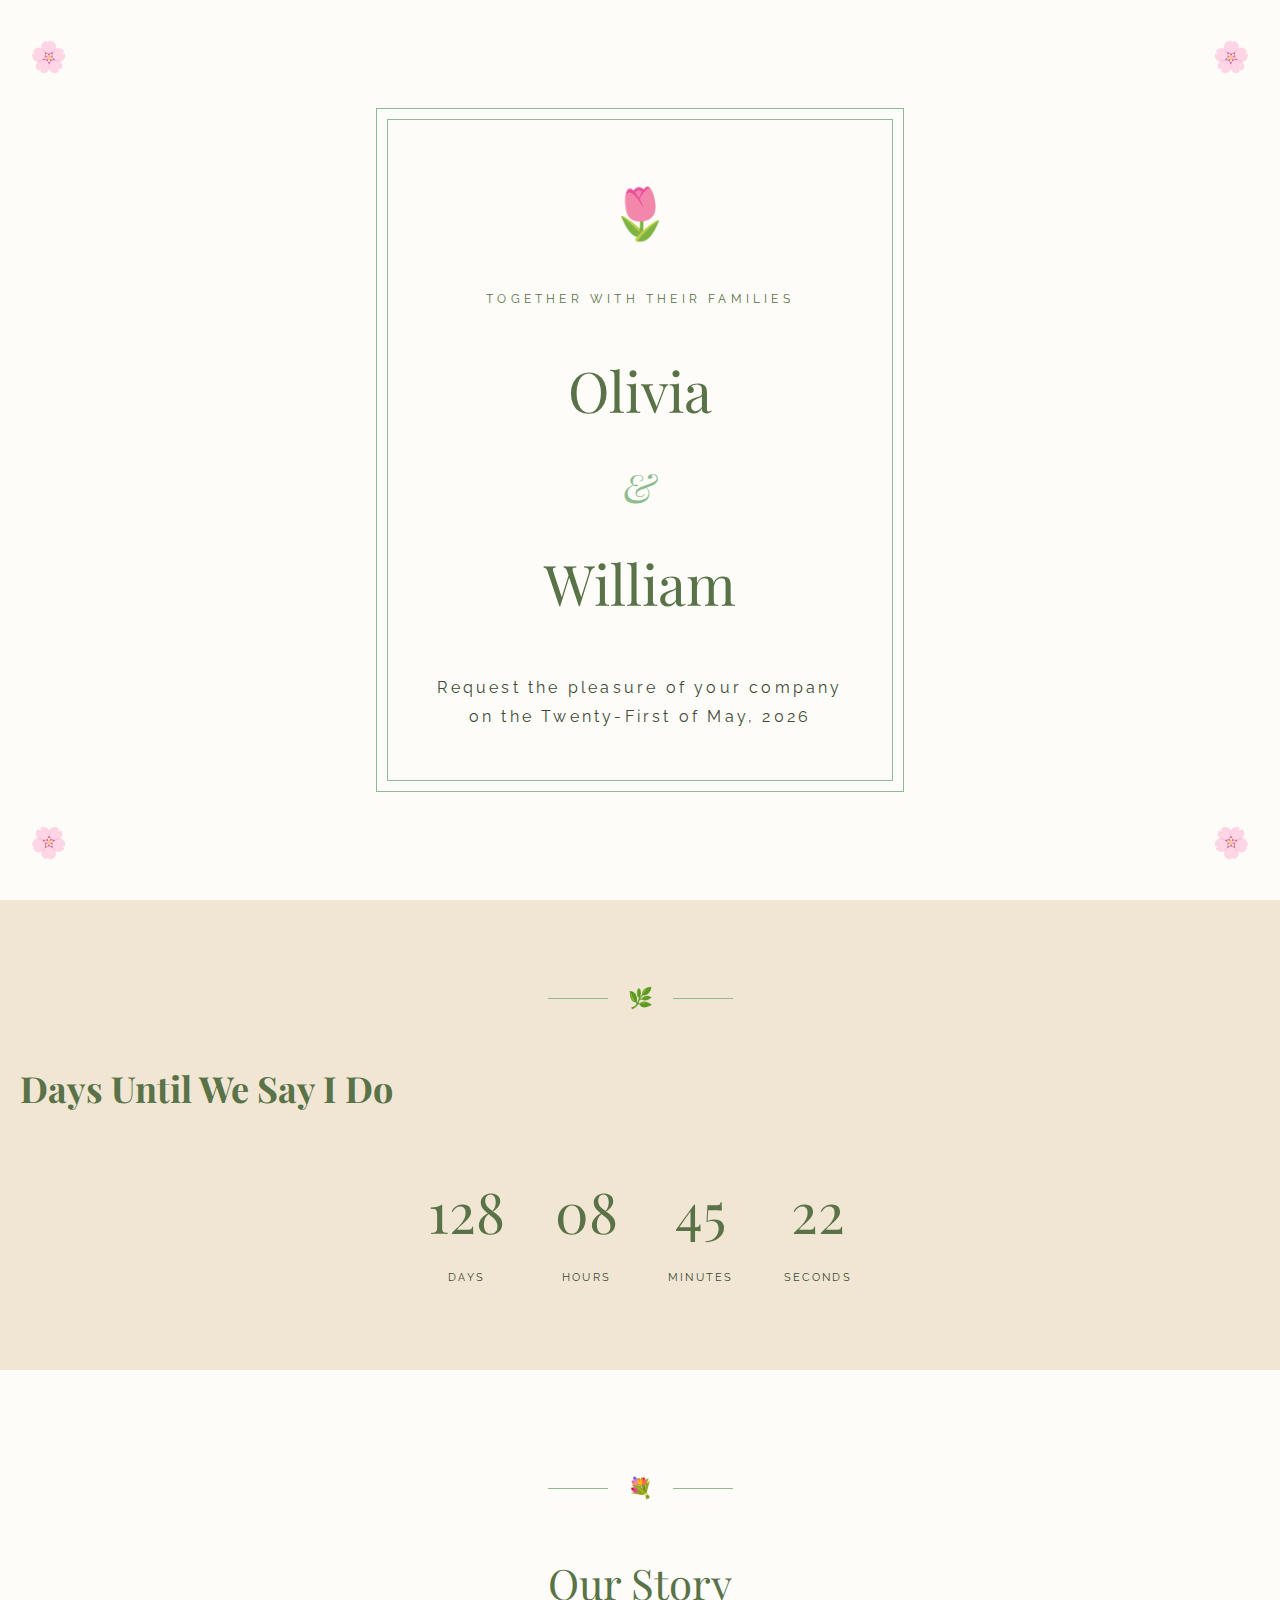
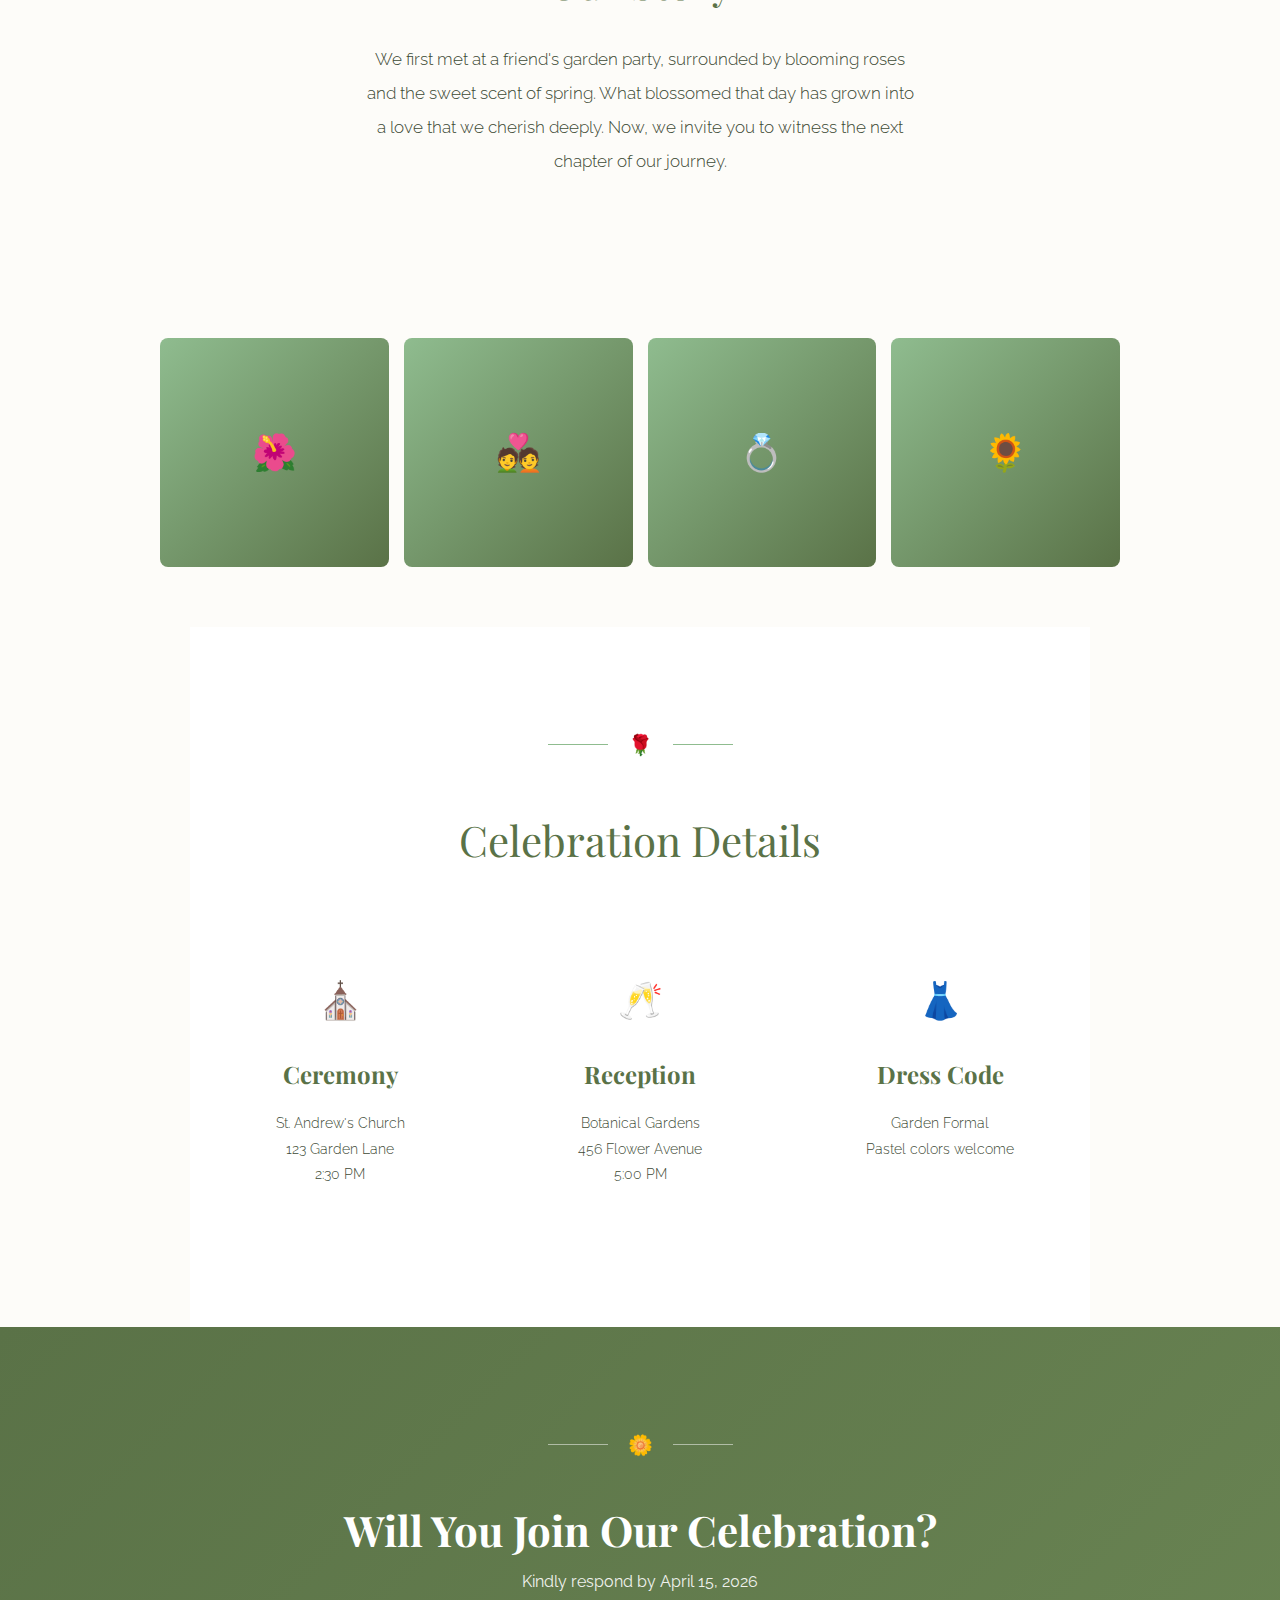
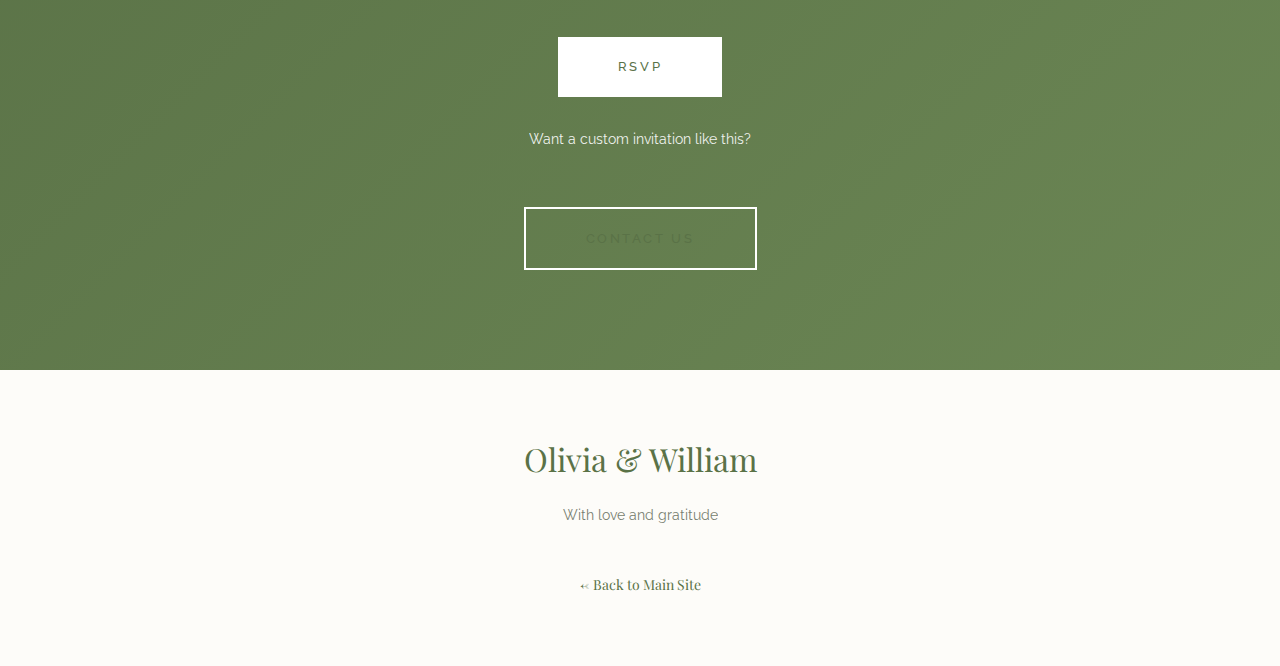
<file: demos/floral.html>
<!DOCTYPE html>
<html lang="en">
<head>
    <meta charset="UTF-8">
    <meta name="viewport" content="width=device-width, initial-scale=1.0">
    <title>Olivia & William - Wedding Invitation</title>
    <link rel="preconnect" href="https://fonts.googleapis.com">
    <link href="https://fonts.googleapis.com/css2?family=Playfair+Display:wght@400;500;600&family=Raleway:wght@300;400;500&display=swap" rel="stylesheet">
    <link rel="stylesheet" href="https://cdnjs.cloudflare.com/ajax/libs/font-awesome/6.5.1/css/all.min.css">
    <style>
        * { margin: 0; padding: 0; box-sizing: border-box; }
        
        html, body {
            height: auto;
            overflow-x: hidden;
            -webkit-overflow-scrolling: touch;
        }
        
        :root {
            --primary: #5a7247;
            --secondary: #8fbc8f;
            --accent: #f0e6d3;
            --text: #3d4a35;
            --bg: #fdfcf9;
            --pink: #e8c4c4;
        }
        
        body {
            font-family: 'Raleway', sans-serif;
            background: var(--bg);
            color: var(--text);
            line-height: 1.8;
        }
        
        .hero {
            min-height: 100vh;
            min-height: 100dvh;
            display: flex;
            align-items: center;
            justify-content: center;
            text-align: center;
            padding: 40px 20px;
            background: var(--bg);
            position: relative;
        }
        
        .floral-border {
            position: absolute;
            font-size: 30px;
            opacity: 0.6;
        }
        
        .floral-border.top-left { top: 30px; left: 30px; }
        .floral-border.top-right { top: 30px; right: 30px; transform: scaleX(-1); }
        .floral-border.bottom-left { bottom: 30px; left: 30px; transform: scaleY(-1); }
        .floral-border.bottom-right { bottom: 30px; right: 30px; transform: scale(-1); }
        
        .hero-content {
            max-width: 600px;
            padding: 60px;
            border: 1px solid var(--secondary);
            position: relative;
        }
        
        .hero-content::before {
            content: '';
            position: absolute;
            top: 10px;
            left: 10px;
            right: 10px;
            bottom: 10px;
            border: 1px solid var(--secondary);
            pointer-events: none;
        }
        
        .flower-icon {
            font-size: 50px;
            margin-bottom: 30px;
        }
        
        .invite-text {
            font-size: 12px;
            letter-spacing: 0.35em;
            text-transform: uppercase;
            color: var(--primary);
            margin-bottom: 30px;
        }
        
        h1 {
            font-family: 'Playfair Display', serif;
            font-size: 56px;
            font-weight: 400;
            color: var(--primary);
            margin: 10px 0;
        }
        
        .ampersand {
            font-family: 'Playfair Display', serif;
            font-size: 40px;
            font-style: italic;
            color: var(--secondary);
        }
        
        .date-text {
            margin-top: 40px;
            font-size: 16px;
            letter-spacing: 0.2em;
            color: var(--text);
        }
        
        .section {
            padding: 100px 20px;
            max-width: 900px;
            margin: 0 auto;
            text-align: center;
        }
        
        .section h2 {
            font-family: 'Playfair Display', serif;
            font-size: 42px;
            font-weight: 400;
            color: var(--primary);
            margin-bottom: 20px;
        }
        
        .section-decoration {
            display: flex;
            align-items: center;
            justify-content: center;
            gap: 20px;
            margin-bottom: 40px;
        }
        
        .section-decoration span {
            font-size: 20px;
        }
        
        .section-decoration .line {
            width: 60px;
            height: 1px;
            background: var(--secondary);
        }
        
        .story-text {
            font-size: 17px;
            font-weight: 300;
            max-width: 550px;
            margin: 0 auto;
            line-height: 2;
        }
        
        .gallery {
            display: grid;
            grid-template-columns: repeat(4, 1fr);
            gap: 15px;
            padding: 60px 20px;
            max-width: 1000px;
            margin: 0 auto;
        }
        
        .gallery-item {
            aspect-ratio: 1;
            background: linear-gradient(135deg, var(--secondary) 0%, var(--primary) 100%);
            border-radius: 8px;
            display: flex;
            align-items: center;
            justify-content: center;
            font-size: 36px;
            transition: transform 0.3s ease;
        }
        
        .gallery-item:hover {
            transform: scale(1.05);
        }
        
        .countdown-section {
            background: var(--accent);
            padding: 80px 20px;
        }
        
        .countdown {
            display: flex;
            justify-content: center;
            gap: 50px;
            margin-top: 40px;
        }
        
        .countdown-item {
            text-align: center;
        }
        
        .countdown-number {
            font-family: 'Playfair Display', serif;
            font-size: 56px;
            color: var(--primary);
            display: block;
        }
        
        .countdown-label {
            font-size: 11px;
            text-transform: uppercase;
            letter-spacing: 0.2em;
            color: var(--text);
        }
        
        .details-section {
            background: #fff;
        }
        
        .details-grid {
            display: grid;
            grid-template-columns: repeat(3, 1fr);
            gap: 40px;
            margin-top: 50px;
        }
        
        .detail-item {
            text-align: center;
            padding: 40px 20px;
        }
        
        .detail-item .icon {
            font-size: 36px;
            margin-bottom: 20px;
        }
        
        .detail-item h3 {
            font-family: 'Playfair Display', serif;
            font-size: 24px;
            color: var(--primary);
            margin-bottom: 15px;
        }
        
        .detail-item p {
            font-size: 14px;
            font-weight: 300;
            line-height: 1.8;
        }
        
        .rsvp-section {
            background: linear-gradient(135deg, var(--primary) 0%, #6b8654 100%);
            padding: 100px 20px;
            text-align: center;
            color: #fff;
        }
        
        .rsvp-section h2 {
            color: #fff;
        }
        
        .rsvp-section p {
            font-size: 16px;
            opacity: 0.9;
            margin-bottom: 40px;
        }
        
        .rsvp-btn {
            display: inline-block;
            padding: 18px 60px;
            background: #fff;
            color: var(--primary);
            font-size: 13px;
            font-weight: 500;
            letter-spacing: 0.2em;
            text-transform: uppercase;
            text-decoration: none;
            border-radius: 0;
            transition: all 0.3s ease;
        }
        
        .rsvp-btn:hover {
            background: var(--accent);
            transform: translateY(-3px);
        }
        
        footer {
            background: var(--bg);
            text-align: center;
            padding: 60px 20px;
        }
        
        footer p {
            font-family: 'Playfair Display', serif;
            font-size: 32px;
            color: var(--primary);
        }
        
        footer small {
            display: block;
            margin-top: 15px;
            font-size: 14px;
            color: var(--text);
            opacity: 0.7;
        }
        
        @media (max-width: 768px) {
            h1 { font-size: 34px; }
            .ampersand { font-size: 28px; }
            .invite-text { font-size: 10px; }
            .flower-icon { font-size: 40px; }
            .hero-content { padding: 30px 20px; margin: 15px; }
            .floral-border { font-size: 20px; }
            .floral-border.top-left, .floral-border.top-right { top: 15px; }
            .floral-border.bottom-left, .floral-border.bottom-right { bottom: 15px; }
            .floral-border.top-left, .floral-border.bottom-left { left: 15px; }
            .floral-border.top-right, .floral-border.bottom-right { right: 15px; }
            .gallery { grid-template-columns: repeat(2, 1fr); gap: 10px; }
            .details-grid { grid-template-columns: 1fr; gap: 15px; }
            .countdown { gap: 12px; flex-wrap: wrap; }
            .countdown-item { min-width: 65px; }
            .countdown-number { font-size: 28px; }
            .countdown-label { font-size: 9px; }
            .section { padding: 50px 15px; }
            .section h2 { font-size: 28px; }
            .section p { font-size: 14px; }
            .rsvp-section { padding: 50px 15px; }
            .rsvp-section h2 { font-size: 32px; }
            .rsvp-btn { padding: 14px 30px; font-size: 12px; }
            footer { padding: 40px 20px 80px; }
            footer p { font-size: 24px; }
            .hero { padding: 20px 10px; min-height: auto; padding-top: 50px; padding-bottom: 50px; }
            .date-location { margin-top: 20px; }
            .date { font-size: 16px; }
            .venue { font-size: 12px; }
        }
    </style>
</head>
<body>
    <section class="hero">
        <span class="floral-border top-left">🌸</span>
        <span class="floral-border top-right">🌸</span>
        <span class="floral-border bottom-left">🌸</span>
        <span class="floral-border bottom-right">🌸</span>
        
        <div class="hero-content">
            <div class="flower-icon">🌷</div>
            <p class="invite-text">Together with their families</p>
            <h1>Olivia</h1>
            <span class="ampersand">&</span>
            <h1>William</h1>
            <p class="date-text">Request the pleasure of your company<br>on the Twenty-First of May, 2026</p>
        </div>
    </section>
    
    <section class="countdown-section">
        <div class="section-decoration">
            <div class="line"></div>
            <span>🌿</span>
            <div class="line"></div>
        </div>
        <h2 style="font-family: 'Playfair Display', serif; font-size: 36px; color: var(--primary);">Days Until We Say I Do</h2>
        <div class="countdown">
            <div class="countdown-item">
                <span class="countdown-number" id="days">128</span>
                <span class="countdown-label">Days</span>
            </div>
            <div class="countdown-item">
                <span class="countdown-number" id="hours">08</span>
                <span class="countdown-label">Hours</span>
            </div>
            <div class="countdown-item">
                <span class="countdown-number" id="minutes">45</span>
                <span class="countdown-label">Minutes</span>
            </div>
            <div class="countdown-item">
                <span class="countdown-number" id="seconds">22</span>
                <span class="countdown-label">Seconds</span>
            </div>
        </div>
    </section>
    
    <section class="section">
        <div class="section-decoration">
            <div class="line"></div>
            <span>💐</span>
            <div class="line"></div>
        </div>
        <h2>Our Story</h2>
        <p class="story-text">We first met at a friend's garden party, surrounded by blooming roses and the sweet scent of spring. What blossomed that day has grown into a love that we cherish deeply. Now, we invite you to witness the next chapter of our journey.</p>
    </section>
    
    <div class="gallery">
        <div class="gallery-item">🌺</div>
        <div class="gallery-item">💑</div>
        <div class="gallery-item">💍</div>
        <div class="gallery-item">🌻</div>
    </div>
    
    <section class="section details-section">
        <div class="section-decoration">
            <div class="line"></div>
            <span>🌹</span>
            <div class="line"></div>
        </div>
        <h2>Celebration Details</h2>
        <div class="details-grid">
            <div class="detail-item">
                <div class="icon">⛪</div>
                <h3>Ceremony</h3>
                <p>St. Andrew's Church<br>123 Garden Lane<br>2:30 PM</p>
            </div>
            <div class="detail-item">
                <div class="icon">🥂</div>
                <h3>Reception</h3>
                <p>Botanical Gardens<br>456 Flower Avenue<br>5:00 PM</p>
            </div>
            <div class="detail-item">
                <div class="icon">👗</div>
                <h3>Dress Code</h3>
                <p>Garden Formal<br>Pastel colors welcome</p>
            </div>
        </div>
    </section>
    
    <section class="rsvp-section">
        <div class="section-decoration" style="margin-bottom: 30px;">
            <div class="line" style="background: rgba(255,255,255,0.5);"></div>
            <span>🌼</span>
            <div class="line" style="background: rgba(255,255,255,0.5);"></div>
        </div>
        <h2 style="font-family: 'Playfair Display', serif; font-size: 42px;">Will You Join Our Celebration?</h2>
        <p>Kindly respond by April 15, 2026</p>
        <a href="#" class="rsvp-btn">RSVP</a>
        <p style="margin-top: 30px; font-size: 14px; opacity: 0.9;">Want a custom invitation like this?</p>
        <a href="../index.html#contact" class="rsvp-btn" style="background: transparent; border: 2px solid #fff; margin-top: 15px;">Contact Us</a>
    </section>
    
    <footer>
        <p>Olivia & William</p>
        <small>With love and gratitude</small>
        <p style="margin-top: 20px;"><a href="../index.html" style="color: var(--primary); text-decoration: none; font-size: 14px;">← Back to Main Site</a></p>
    </footer>
    
    <script>
        const weddingDate = new Date('May 21, 2026 14:30:00').getTime();
        
        setInterval(() => {
            const now = new Date().getTime();
            const distance = weddingDate - now;
            
            document.getElementById('days').textContent = Math.floor(distance / (1000 * 60 * 60 * 24));
            document.getElementById('hours').textContent = String(Math.floor((distance % (1000 * 60 * 60 * 24)) / (1000 * 60 * 60))).padStart(2, '0');
            document.getElementById('minutes').textContent = String(Math.floor((distance % (1000 * 60 * 60)) / (1000 * 60))).padStart(2, '0');
            document.getElementById('seconds').textContent = String(Math.floor((distance % (1000 * 60)) / 1000)).padStart(2, '0');
        }, 1000);
    </script>
</body>
</html>
</file>
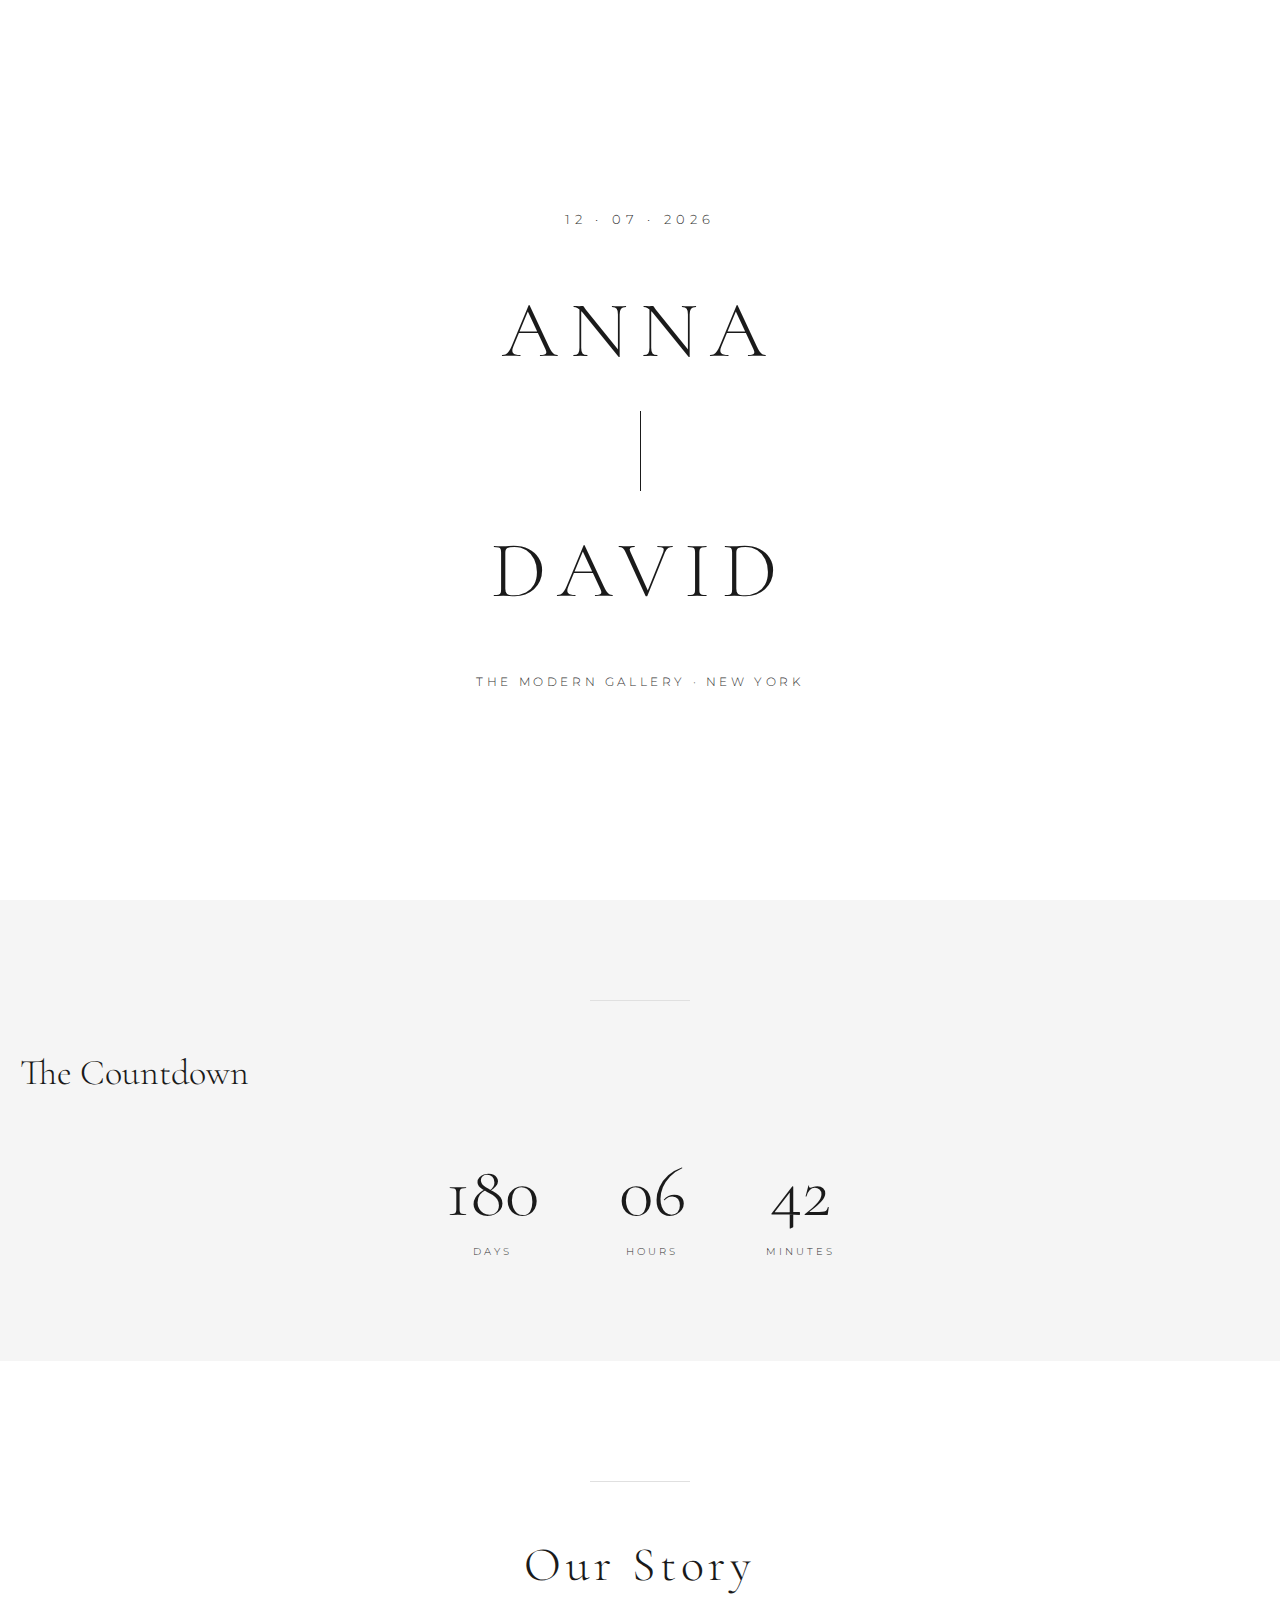
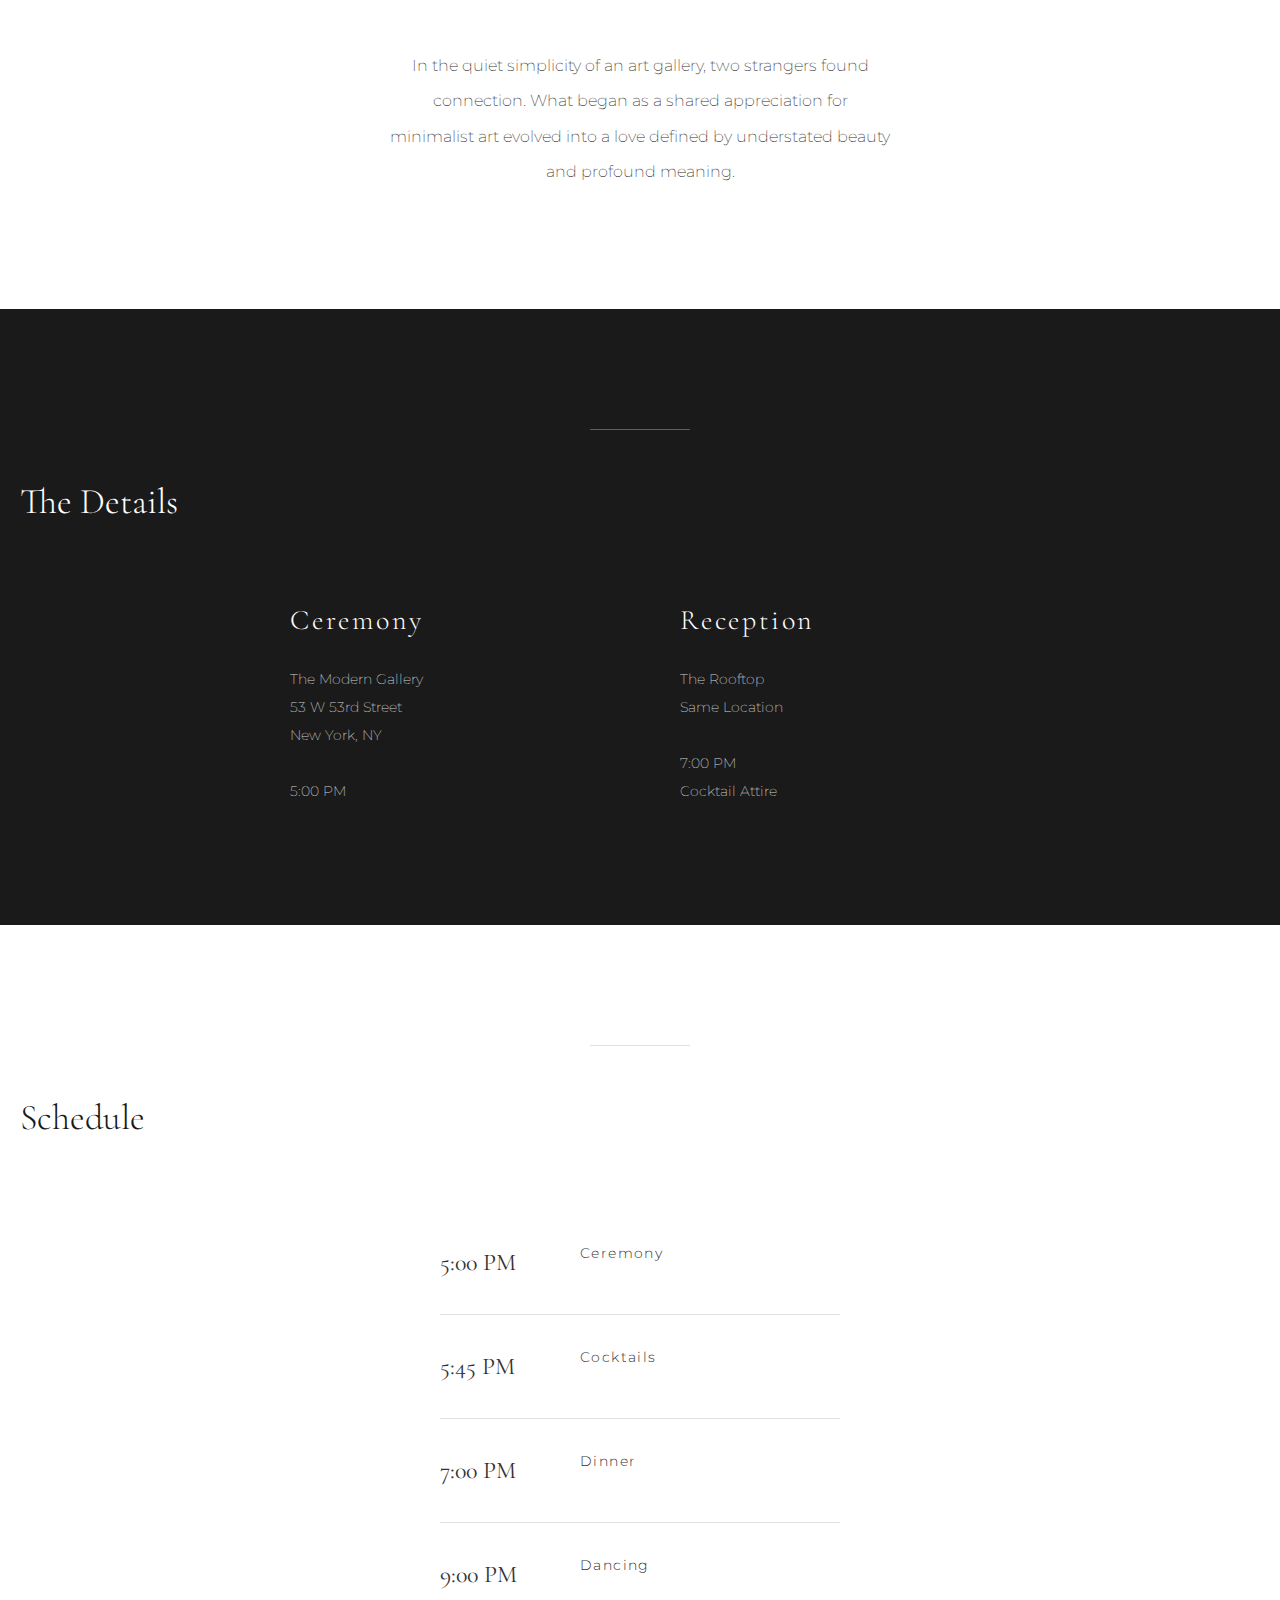
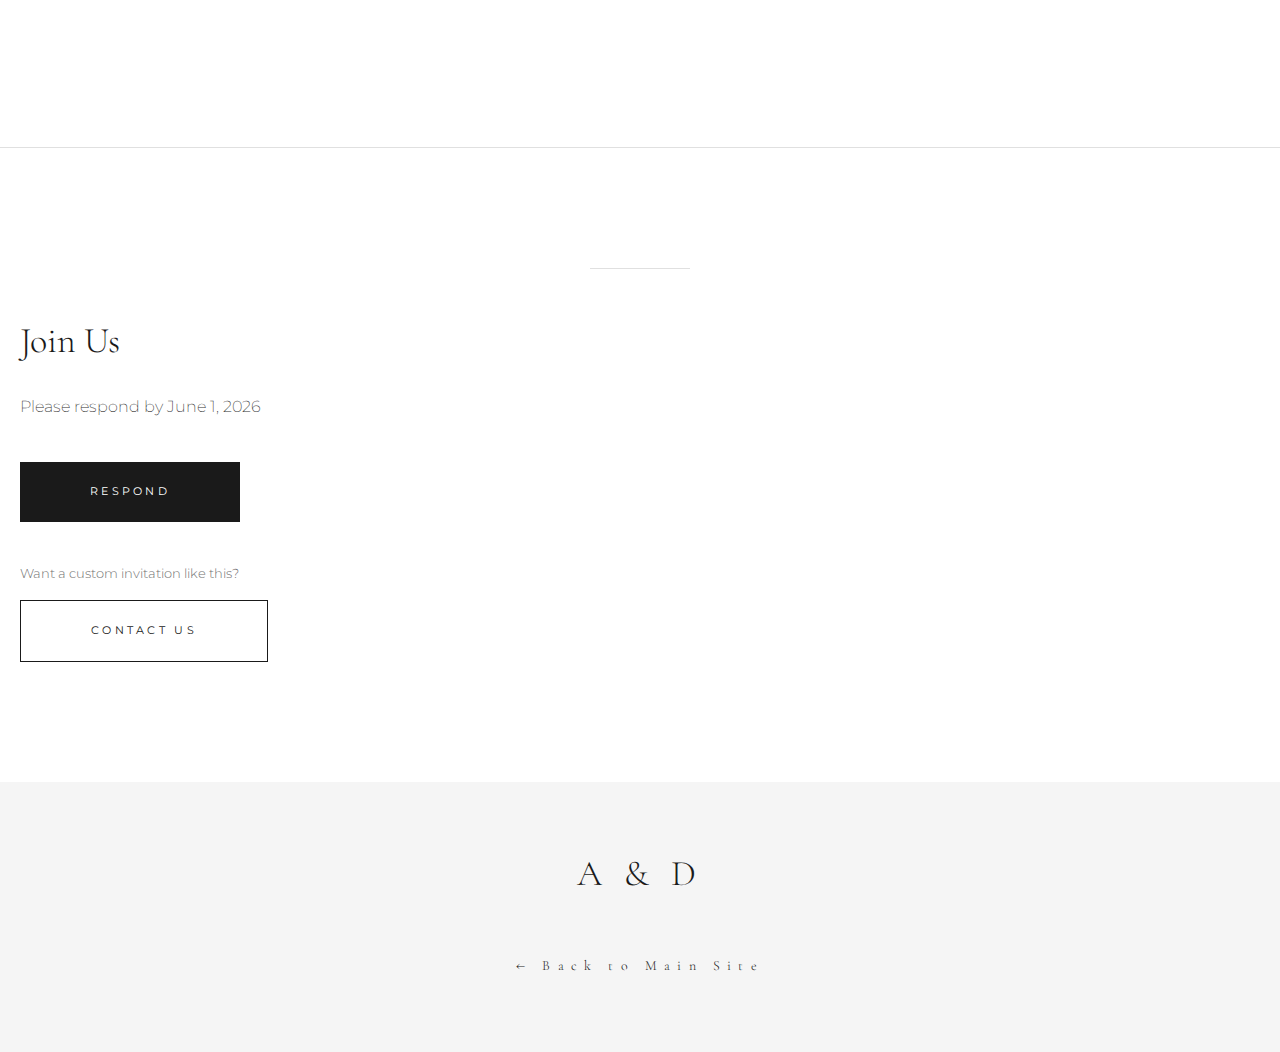
<file: demos/minimal.html>
<!DOCTYPE html>
<html lang="en">
<head>
    <meta charset="UTF-8">
    <meta name="viewport" content="width=device-width, initial-scale=1.0">
    <title>Anna & David - Wedding</title>
    <link rel="preconnect" href="https://fonts.googleapis.com">
    <link href="https://fonts.googleapis.com/css2?family=Cormorant+Garamond:wght@300;400;500&family=Montserrat:wght@200;300;400&display=swap" rel="stylesheet">
    <link rel="stylesheet" href="https://cdnjs.cloudflare.com/ajax/libs/font-awesome/6.5.1/css/all.min.css">
    <style>
        * { margin: 0; padding: 0; box-sizing: border-box; }
        
        html, body {
            height: auto;
            overflow-x: hidden;
            -webkit-overflow-scrolling: touch;
        }
        
        :root {
            --black: #1a1a1a;
            --white: #ffffff;
            --gray: #f5f5f5;
            --light-gray: #e0e0e0;
            --text: #333;
        }
        
        body {
            font-family: 'Montserrat', sans-serif;
            background: var(--white);
            color: var(--text);
            line-height: 1.8;
            font-weight: 300;
        }
        
        .hero {
            min-height: 100vh;
            min-height: 100dvh;
            display: flex;
            align-items: center;
            justify-content: center;
            text-align: center;
            padding: 40px 20px;
            background: var(--white);
        }
        
        .hero-content {
            max-width: 500px;
        }
        
        .date-top {
            font-size: 13px;
            letter-spacing: 0.4em;
            color: var(--text);
            margin-bottom: 60px;
            font-weight: 300;
        }
        
        h1 {
            font-family: 'Cormorant Garamond', serif;
            font-size: 80px;
            font-weight: 300;
            letter-spacing: 0.15em;
            color: var(--black);
            line-height: 1;
        }
        
        .separator {
            width: 1px;
            height: 80px;
            background: var(--black);
            margin: 40px auto;
        }
        
        .venue {
            font-size: 12px;
            letter-spacing: 0.3em;
            text-transform: uppercase;
            color: var(--text);
            margin-top: 60px;
        }
        
        .section {
            padding: 120px 20px;
            max-width: 800px;
            margin: 0 auto;
            text-align: center;
        }
        
        .section h2 {
            font-family: 'Cormorant Garamond', serif;
            font-size: 48px;
            font-weight: 300;
            letter-spacing: 0.1em;
            color: var(--black);
            margin-bottom: 40px;
        }
        
        .thin-line {
            width: 100px;
            height: 1px;
            background: var(--light-gray);
            margin: 0 auto 40px;
        }
        
        .story-text {
            font-size: 16px;
            font-weight: 200;
            max-width: 500px;
            margin: 0 auto;
            line-height: 2.2;
        }
        
        .countdown-section {
            background: var(--gray);
            padding: 100px 20px;
        }
        
        .countdown {
            display: flex;
            justify-content: center;
            gap: 80px;
            margin-top: 50px;
        }
        
        .countdown-item {
            text-align: center;
        }
        
        .countdown-number {
            font-family: 'Cormorant Garamond', serif;
            font-size: 72px;
            font-weight: 300;
            color: var(--black);
            display: block;
            line-height: 1;
        }
        
        .countdown-label {
            font-size: 10px;
            letter-spacing: 0.3em;
            text-transform: uppercase;
            color: var(--text);
            margin-top: 15px;
            display: block;
        }
        
        .details-section {
            background: var(--black);
            color: var(--white);
            padding: 120px 20px;
        }
        
        .details-section h2 {
            color: var(--white);
        }
        
        .details-grid {
            display: grid;
            grid-template-columns: 1fr 1fr;
            gap: 80px;
            max-width: 700px;
            margin: 60px auto 0;
        }
        
        .detail-item h3 {
            font-family: 'Cormorant Garamond', serif;
            font-size: 28px;
            font-weight: 300;
            letter-spacing: 0.1em;
            margin-bottom: 20px;
        }
        
        .detail-item p {
            font-size: 14px;
            font-weight: 200;
            line-height: 2;
            opacity: 0.8;
        }
        
        .timeline-section {
            padding: 120px 20px;
        }
        
        .timeline {
            max-width: 400px;
            margin: 60px auto 0;
        }
        
        .timeline-item {
            display: flex;
            gap: 40px;
            padding: 30px 0;
            border-bottom: 1px solid var(--light-gray);
        }
        
        .timeline-item:last-child {
            border-bottom: none;
        }
        
        .timeline-time {
            font-family: 'Cormorant Garamond', serif;
            font-size: 24px;
            font-weight: 400;
            min-width: 100px;
        }
        
        .timeline-event {
            font-size: 14px;
            font-weight: 300;
            letter-spacing: 0.1em;
        }
        
        .rsvp-section {
            background: var(--white);
            padding: 120px 20px;
            border-top: 1px solid var(--light-gray);
        }
        
        .rsvp-btn {
            display: inline-block;
            padding: 20px 70px;
            background: var(--black);
            color: var(--white);
            font-size: 11px;
            font-weight: 400;
            letter-spacing: 0.3em;
            text-transform: uppercase;
            text-decoration: none;
            margin-top: 40px;
            transition: all 0.3s ease;
        }
        
        .rsvp-btn:hover {
            background: var(--text);
        }
        
        footer {
            background: var(--gray);
            text-align: center;
            padding: 60px 20px;
        }
        
        footer p {
            font-family: 'Cormorant Garamond', serif;
            font-size: 36px;
            font-weight: 300;
            letter-spacing: 0.2em;
            color: var(--black);
        }
        
        @media (max-width: 600px) {
            h1 { font-size: 36px; letter-spacing: 0.08em; }
            .date-top { font-size: 11px; letter-spacing: 0.3em; margin-bottom: 40px; }
            .venue { font-size: 11px; }
            .separator { margin: 15px auto; }
            .countdown { gap: 15px; flex-wrap: wrap; }
            .countdown-item { min-width: 60px; }
            .countdown-number { font-size: 32px; }
            .countdown-label { font-size: 9px; }
            .details-grid { grid-template-columns: 1fr; gap: 35px; }
            .section { padding: 50px 15px; }
            .section h3 { font-size: 14px; }
            .section p { font-size: 13px; }
            .rsvp-section { padding: 50px 15px; }
            .rsvp-section h2 { font-size: 28px; }
            .rsvp-btn { padding: 14px 35px; font-size: 11px; }
            footer { padding: 40px 20px 80px; }
            footer p { font-size: 28px; }
            .hero { padding: 30px 15px; min-height: auto; padding-top: 60px; padding-bottom: 60px; }
            .thin-line { width: 40px; }
            .timeline { gap: 20px; }
            .timeline-item { gap: 25px; }
            .timeline-time { font-size: 12px; min-width: 70px; }
            .timeline-event { font-size: 13px; }
        }
    </style>
</head>
<body>
    <section class="hero">
        <div class="hero-content">
            <p class="date-top">12 · 07 · 2026</p>
            <h1>ANNA</h1>
            <div class="separator"></div>
            <h1>DAVID</h1>
            <p class="venue">The Modern Gallery · New York</p>
        </div>
    </section>
    
    <section class="countdown-section">
        <div class="thin-line"></div>
        <h2 style="font-family: 'Cormorant Garamond', serif; font-size: 36px; font-weight: 300; color: var(--black);">The Countdown</h2>
        <div class="countdown">
            <div class="countdown-item">
                <span class="countdown-number" id="days">180</span>
                <span class="countdown-label">Days</span>
            </div>
            <div class="countdown-item">
                <span class="countdown-number" id="hours">06</span>
                <span class="countdown-label">Hours</span>
            </div>
            <div class="countdown-item">
                <span class="countdown-number" id="minutes">42</span>
                <span class="countdown-label">Minutes</span>
            </div>
        </div>
    </section>
    
    <section class="section">
        <div class="thin-line"></div>
        <h2>Our Story</h2>
        <p class="story-text">In the quiet simplicity of an art gallery, two strangers found connection. What began as a shared appreciation for minimalist art evolved into a love defined by understated beauty and profound meaning.</p>
    </section>
    
    <section class="details-section">
        <div class="thin-line" style="background: rgba(255,255,255,0.3);"></div>
        <h2 style="font-family: 'Cormorant Garamond', serif; font-size: 36px; font-weight: 300;">The Details</h2>
        <div class="details-grid">
            <div class="detail-item">
                <h3>Ceremony</h3>
                <p>The Modern Gallery<br>53 W 53rd Street<br>New York, NY<br><br>5:00 PM</p>
            </div>
            <div class="detail-item">
                <h3>Reception</h3>
                <p>The Rooftop<br>Same Location<br><br>7:00 PM<br>Cocktail Attire</p>
            </div>
        </div>
    </section>
    
    <section class="timeline-section">
        <div class="thin-line"></div>
        <h2 style="font-family: 'Cormorant Garamond', serif; font-size: 36px; font-weight: 300; color: var(--black);">Schedule</h2>
        <div class="timeline">
            <div class="timeline-item">
                <span class="timeline-time">5:00 PM</span>
                <span class="timeline-event">Ceremony</span>
            </div>
            <div class="timeline-item">
                <span class="timeline-time">5:45 PM</span>
                <span class="timeline-event">Cocktails</span>
            </div>
            <div class="timeline-item">
                <span class="timeline-time">7:00 PM</span>
                <span class="timeline-event">Dinner</span>
            </div>
            <div class="timeline-item">
                <span class="timeline-time">9:00 PM</span>
                <span class="timeline-event">Dancing</span>
            </div>
        </div>
    </section>
    
    <section class="rsvp-section">
        <div class="thin-line"></div>
        <h2 style="font-family: 'Cormorant Garamond', serif; font-size: 36px; font-weight: 300; color: var(--black);">Join Us</h2>
        <p style="font-weight: 200; margin-top: 20px;">Please respond by June 1, 2026</p>
        <a href="#" class="rsvp-btn">Respond</a>
        <p style="margin-top: 40px; font-size: 13px; color: var(--text); opacity: 0.7;">Want a custom invitation like this?</p>
        <a href="../index.html#contact" class="rsvp-btn" style="background: transparent; color: var(--black); border: 1px solid var(--black); margin-top: 15px;">Contact Us</a>
    </section>
    
    <footer>
        <p>A & D</p>
        <p style="margin-top: 20px;"><a href="../index.html" style="color: var(--black); text-decoration: none; font-size: 14px;">← Back to Main Site</a></p>
    </footer>
    
    <script>
        const weddingDate = new Date('July 12, 2026 17:00:00').getTime();
        
        setInterval(() => {
            const now = new Date().getTime();
            const distance = weddingDate - now;
            
            document.getElementById('days').textContent = Math.floor(distance / (1000 * 60 * 60 * 24));
            document.getElementById('hours').textContent = String(Math.floor((distance % (1000 * 60 * 60 * 24)) / (1000 * 60 * 60))).padStart(2, '0');
            document.getElementById('minutes').textContent = String(Math.floor((distance % (1000 * 60 * 60)) / (1000 * 60))).padStart(2, '0');
        }, 1000);
    </script>
</body>
</html>
</file>
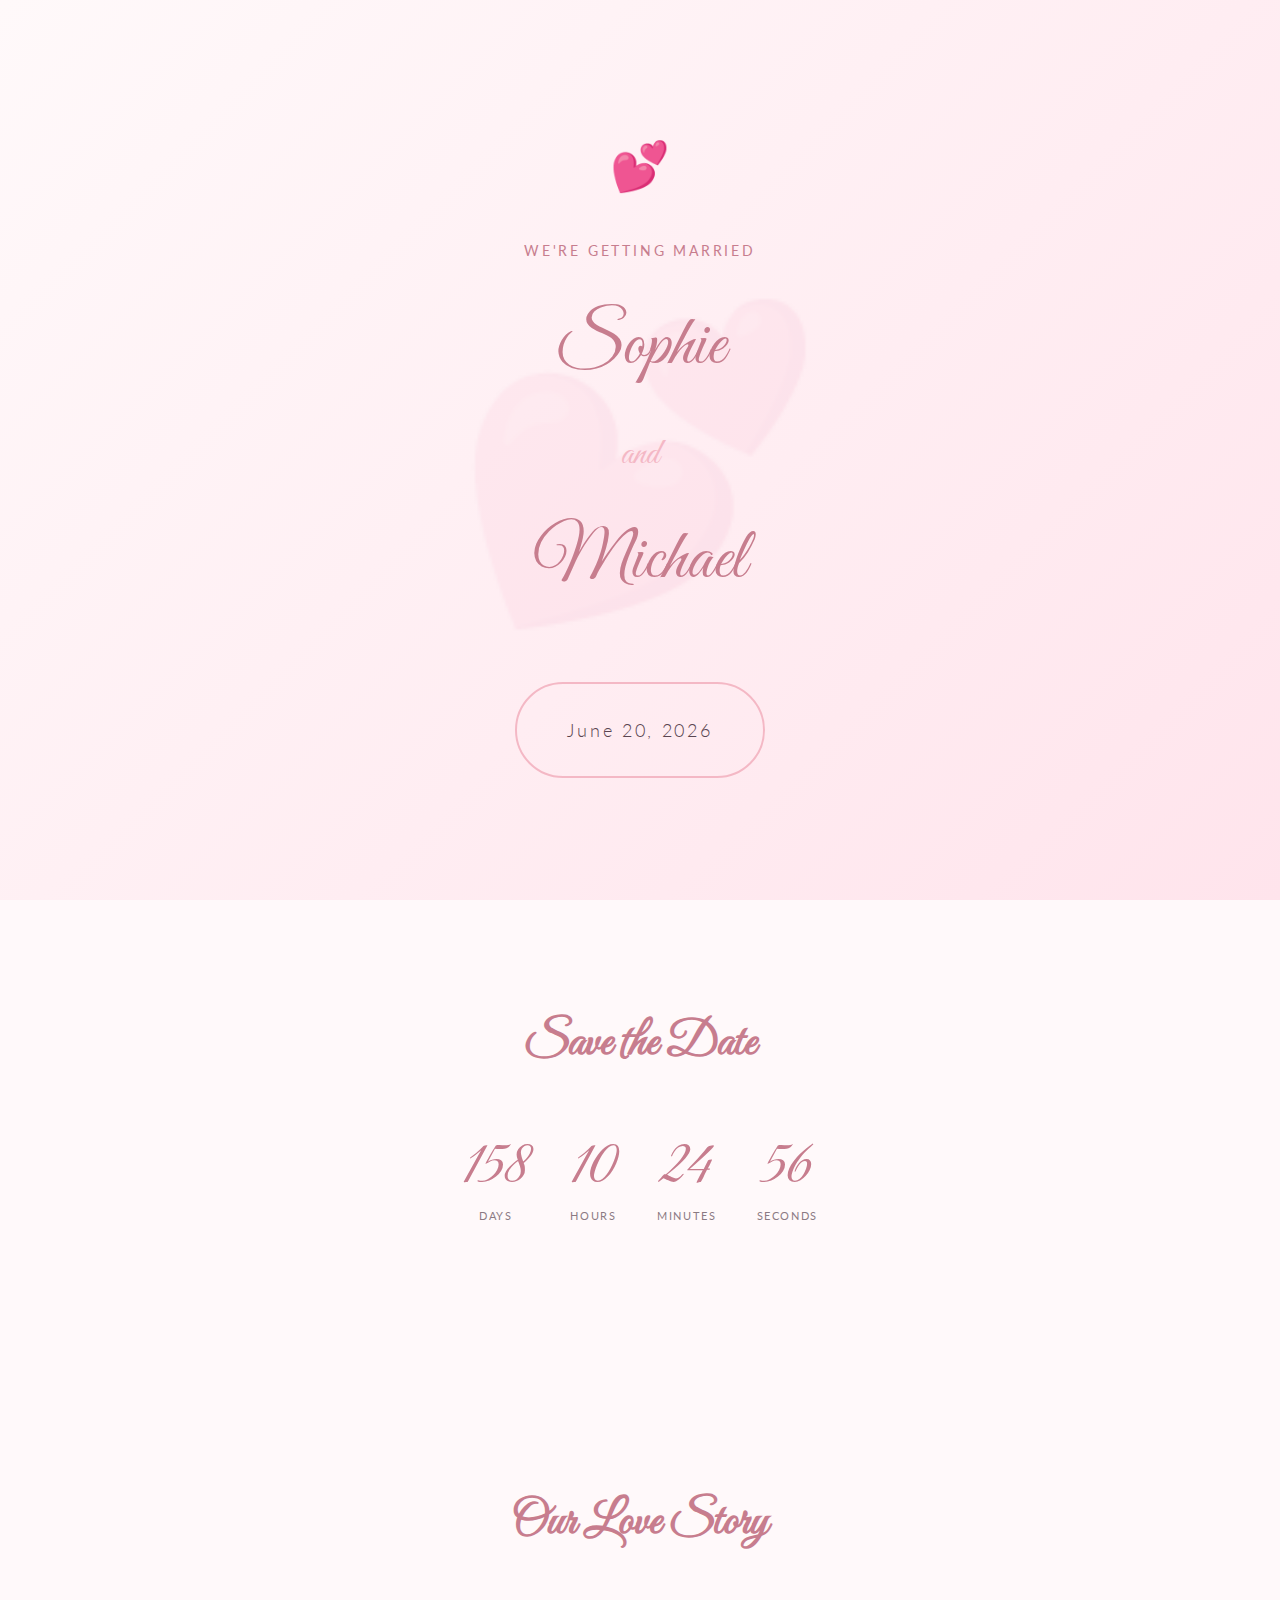
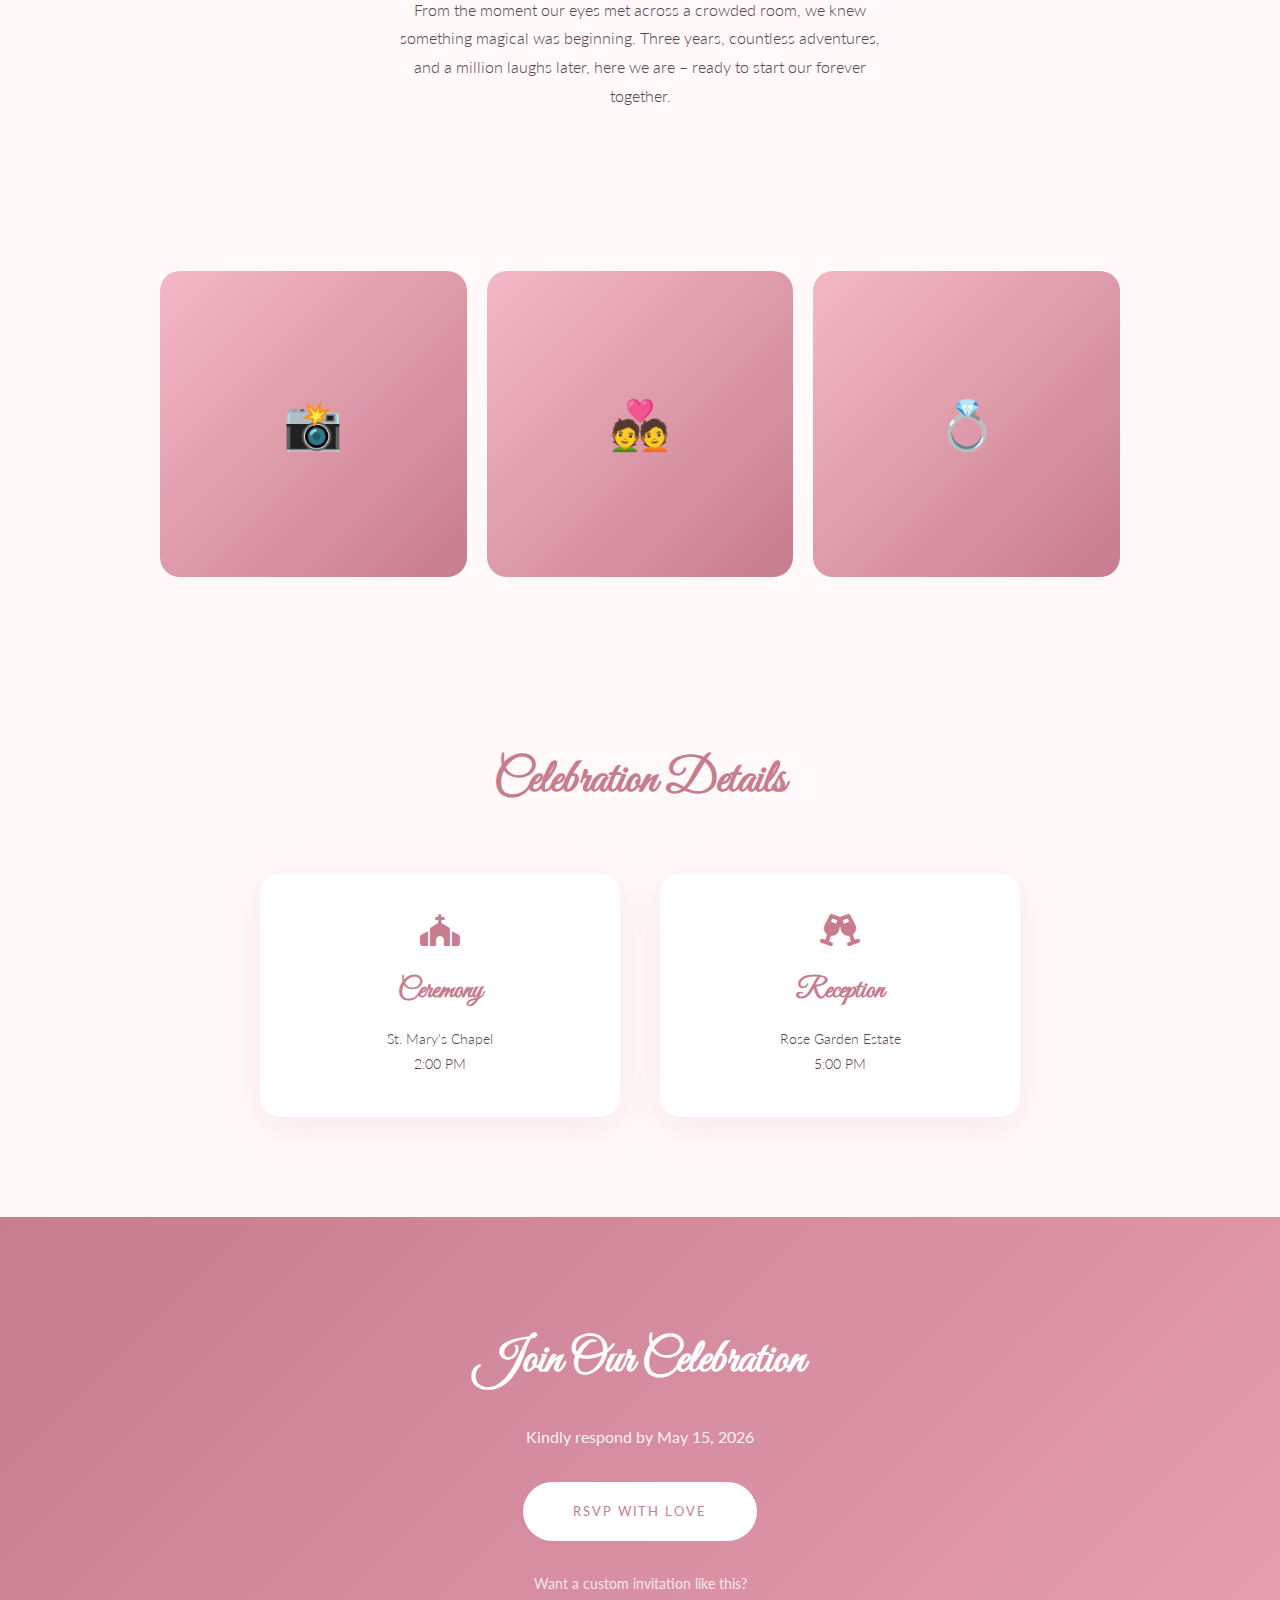
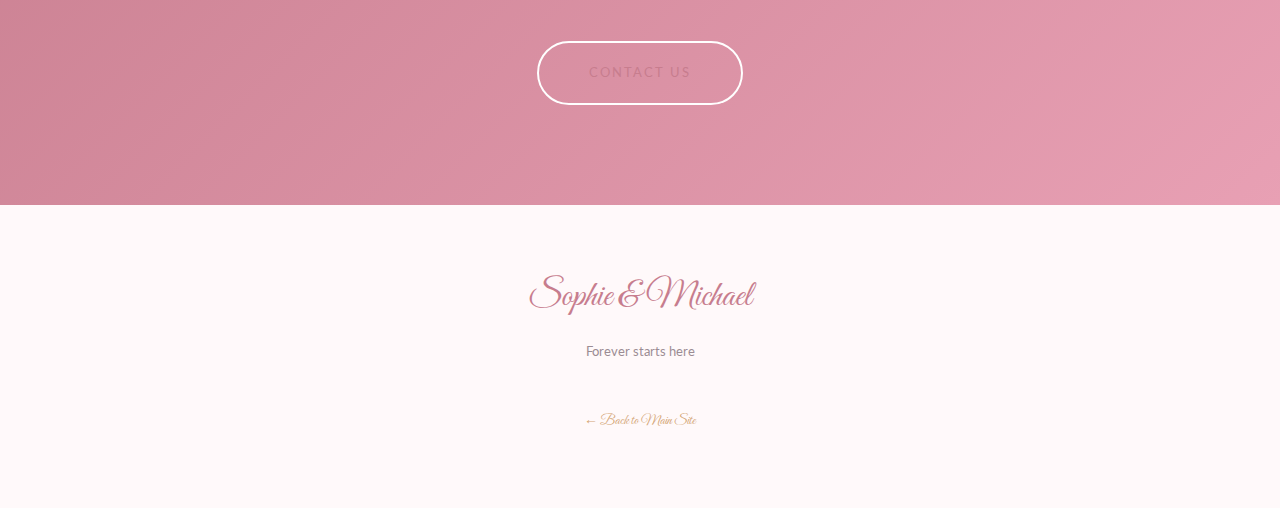
<file: demos/romantic.html>
<!DOCTYPE html>
<html lang="en">
<head>
    <meta charset="UTF-8">
    <meta name="viewport" content="width=device-width, initial-scale=1.0">
    <title>Sophie & Michael - Wedding Invitation</title>
    <link rel="preconnect" href="https://fonts.googleapis.com">
    <link href="https://fonts.googleapis.com/css2?family=Great+Vibes&family=Lato:wght@300;400&display=swap" rel="stylesheet">
    <link rel="stylesheet" href="https://cdnjs.cloudflare.com/ajax/libs/font-awesome/6.5.1/css/all.min.css">
    <style>
        * { margin: 0; padding: 0; box-sizing: border-box; }
        
        html, body {
            height: auto;
            overflow-x: hidden;
            -webkit-overflow-scrolling: touch;
        }
        
        :root {
            --primary: #c77d8e;
            --secondary: #f4b8c5;
            --text: #5a4550;
            --bg: #fff9fa;
            --gold: #d4a574;
        }
        
        body {
            font-family: 'Lato', sans-serif;
            background: var(--bg);
            color: var(--text);
            line-height: 1.8;
        }
        
        .hero {
            min-height: 100vh;
            min-height: 100dvh;
            display: flex;
            align-items: center;
            justify-content: center;
            text-align: center;
            padding: 40px 20px;
            background: linear-gradient(135deg, #fff9fa 0%, #ffe4ec 100%);
            position: relative;
            overflow: hidden;
        }
        
        .hero::before {
            content: '💕';
            position: absolute;
            font-size: 300px;
            opacity: 0.05;
            top: 50%;
            left: 50%;
            transform: translate(-50%, -50%);
        }
        
        .hero-content {
            max-width: 600px;
            position: relative;
            z-index: 1;
        }
        
        .heart-icon {
            font-size: 48px;
            color: var(--primary);
            margin-bottom: 30px;
            animation: pulse 2s infinite;
        }
        
        @keyframes pulse {
            0%, 100% { transform: scale(1); }
            50% { transform: scale(1.1); }
        }
        
        .invite-text {
            font-size: 14px;
            letter-spacing: 0.2em;
            text-transform: uppercase;
            color: var(--primary);
            margin-bottom: 20px;
        }
        
        h1 {
            font-family: 'Great Vibes', cursive;
            font-size: 72px;
            font-weight: 400;
            color: var(--primary);
            margin-bottom: 5px;
        }
        
        .and-text {
            font-family: 'Great Vibes', cursive;
            font-size: 36px;
            color: var(--secondary);
            margin: 10px 0;
        }
        
        .date-box {
            margin-top: 50px;
            padding: 30px 50px;
            border: 2px solid var(--secondary);
            border-radius: 100px;
            display: inline-block;
        }
        
        .date-box .date {
            font-size: 18px;
            font-weight: 300;
            letter-spacing: 0.15em;
        }
        
        .section {
            padding: 100px 20px;
            max-width: 800px;
            margin: 0 auto;
            text-align: center;
        }
        
        .section h2 {
            font-family: 'Great Vibes', cursive;
            font-size: 48px;
            color: var(--primary);
            margin-bottom: 30px;
        }
        
        .section p {
            font-size: 16px;
            font-weight: 300;
            max-width: 500px;
            margin: 0 auto;
        }
        
        .photo-section {
            display: grid;
            grid-template-columns: repeat(3, 1fr);
            gap: 20px;
            padding: 60px 20px;
            max-width: 1000px;
            margin: 0 auto;
        }
        
        .photo-item {
            aspect-ratio: 1;
            background: linear-gradient(135deg, var(--secondary) 0%, var(--primary) 100%);
            border-radius: 20px;
            display: flex;
            align-items: center;
            justify-content: center;
            font-size: 48px;
        }
        
        .details-grid {
            display: grid;
            grid-template-columns: 1fr 1fr;
            gap: 40px;
            margin-top: 50px;
        }
        
        .detail-card {
            background: #fff;
            padding: 40px 30px;
            border-radius: 20px;
            box-shadow: 0 10px 40px rgba(199, 125, 142, 0.15);
        }
        
        .detail-card i {
            font-size: 32px;
            color: var(--primary);
            margin-bottom: 20px;
        }
        
        .detail-card h3 {
            font-family: 'Great Vibes', cursive;
            font-size: 28px;
            color: var(--primary);
            margin-bottom: 10px;
        }
        
        .detail-card p {
            font-size: 14px;
            font-weight: 300;
        }
        
        .countdown {
            display: flex;
            justify-content: center;
            gap: 40px;
            margin: 50px 0;
        }
        
        .countdown-item {
            text-align: center;
        }
        
        .countdown-number {
            font-family: 'Great Vibes', cursive;
            font-size: 64px;
            color: var(--primary);
            display: block;
            line-height: 1;
        }
        
        .countdown-label {
            font-size: 11px;
            text-transform: uppercase;
            letter-spacing: 0.15em;
            color: var(--text);
            opacity: 0.7;
        }
        
        .rsvp-section {
            background: linear-gradient(135deg, var(--primary) 0%, #e8a0b4 100%);
            padding: 100px 20px;
            text-align: center;
        }
        
        .rsvp-section h2 {
            color: #fff;
            margin-bottom: 20px;
        }
        
        .rsvp-section p {
            color: rgba(255,255,255,0.9);
            margin-bottom: 30px;
        }
        
        .rsvp-btn {
            display: inline-block;
            padding: 18px 50px;
            background: #fff;
            color: var(--primary);
            font-size: 13px;
            font-weight: 400;
            letter-spacing: 0.15em;
            text-transform: uppercase;
            text-decoration: none;
            border-radius: 50px;
            transition: all 0.3s ease;
        }
        
        .rsvp-btn:hover {
            transform: scale(1.05);
            box-shadow: 0 15px 40px rgba(0,0,0,0.2);
        }
        
        footer {
            text-align: center;
            padding: 60px 20px;
            background: var(--bg);
        }
        
        footer p {
            font-family: 'Great Vibes', cursive;
            font-size: 36px;
            color: var(--primary);
        }
        
        @media (max-width: 600px) {
            h1 { font-size: 38px; }
            .and-text { font-size: 22px; }
            .invite-text { font-size: 11px; }
            .heart-icon { font-size: 40px; }
            .date { font-size: 18px; }
            .venue { font-size: 12px; }
            .countdown { gap: 12px; flex-wrap: wrap; }
            .countdown-item { min-width: 65px; }
            .countdown-number { font-size: 30px; }
            .countdown-label { font-size: 9px; }
            .details-grid { grid-template-columns: 1fr; gap: 15px; }
            .photo-section { grid-template-columns: 1fr 1fr; gap: 10px; }
            .section { padding: 50px 15px; }
            .section h2 { font-size: 32px; }
            .section p { font-size: 14px; }
            .rsvp-section { padding: 50px 15px; }
            .rsvp-section h2 { font-size: 36px; }
            .rsvp-btn { padding: 14px 30px; font-size: 12px; }
            footer { padding: 40px 20px 80px; }
            footer p { font-size: 28px; }
            .hero { padding: 30px 15px; min-height: auto; padding-top: 60px; padding-bottom: 60px; }
            .date-box { margin-top: 25px; padding-top: 25px; }
        }
    </style>
</head>
<body>
    <section class="hero">
        <div class="hero-content">
            <div class="heart-icon">💕</div>
            <p class="invite-text">We're Getting Married</p>
            <h1>Sophie</h1>
            <p class="and-text">and</p>
            <h1>Michael</h1>
            <div class="date-box">
                <p class="date">June 20, 2026</p>
            </div>
        </div>
    </section>
    
    <section class="section">
        <h2>Save the Date</h2>
        <div class="countdown">
            <div class="countdown-item">
                <span class="countdown-number" id="days">158</span>
                <span class="countdown-label">Days</span>
            </div>
            <div class="countdown-item">
                <span class="countdown-number" id="hours">10</span>
                <span class="countdown-label">Hours</span>
            </div>
            <div class="countdown-item">
                <span class="countdown-number" id="minutes">24</span>
                <span class="countdown-label">Minutes</span>
            </div>
            <div class="countdown-item">
                <span class="countdown-number" id="seconds">56</span>
                <span class="countdown-label">Seconds</span>
            </div>
        </div>
    </section>
    
    <section class="section">
        <h2>Our Love Story</h2>
        <p>From the moment our eyes met across a crowded room, we knew something magical was beginning. Three years, countless adventures, and a million laughs later, here we are – ready to start our forever together.</p>
    </section>
    
    <div class="photo-section">
        <div class="photo-item">📸</div>
        <div class="photo-item">💑</div>
        <div class="photo-item">💍</div>
    </div>
    
    <section class="section">
        <h2>Celebration Details</h2>
        <div class="details-grid">
            <div class="detail-card">
                <i class="fas fa-church"></i>
                <h3>Ceremony</h3>
                <p>St. Mary's Chapel<br>2:00 PM</p>
            </div>
            <div class="detail-card">
                <i class="fas fa-champagne-glasses"></i>
                <h3>Reception</h3>
                <p>Rose Garden Estate<br>5:00 PM</p>
            </div>
        </div>
    </section>
    
    <section class="rsvp-section">
        <h2 style="font-family: 'Great Vibes', cursive; font-size: 48px;">Join Our Celebration</h2>
        <p>Kindly respond by May 15, 2026</p>
        <a href="#" class="rsvp-btn">RSVP with Love</a>
        <p style="margin-top: 30px; font-size: 14px; opacity: 0.9;">Want a custom invitation like this?</p>
        <a href="../index.html#contact" class="rsvp-btn" style="background: transparent; border: 2px solid #fff; margin-top: 15px;">Contact Us</a>
    </section>
    
    <footer>
        <p>Sophie & Michael</p>
        <small style="opacity: 0.6; display: block; margin-top: 10px;">Forever starts here</small>
        <p style="margin-top: 20px;"><a href="../index.html" style="color: var(--gold); text-decoration: none; font-size: 14px;">← Back to Main Site</a></p>
    </footer>
    
    <script>
        const weddingDate = new Date('June 20, 2026 14:00:00').getTime();
        
        setInterval(() => {
            const now = new Date().getTime();
            const distance = weddingDate - now;
            
            document.getElementById('days').textContent = Math.floor(distance / (1000 * 60 * 60 * 24));
            document.getElementById('hours').textContent = Math.floor((distance % (1000 * 60 * 60 * 24)) / (1000 * 60 * 60));
            document.getElementById('minutes').textContent = Math.floor((distance % (1000 * 60 * 60)) / (1000 * 60));
            document.getElementById('seconds').textContent = Math.floor((distance % (1000 * 60)) / 1000);
        }, 1000);
    </script>
</body>
</html>
</file>
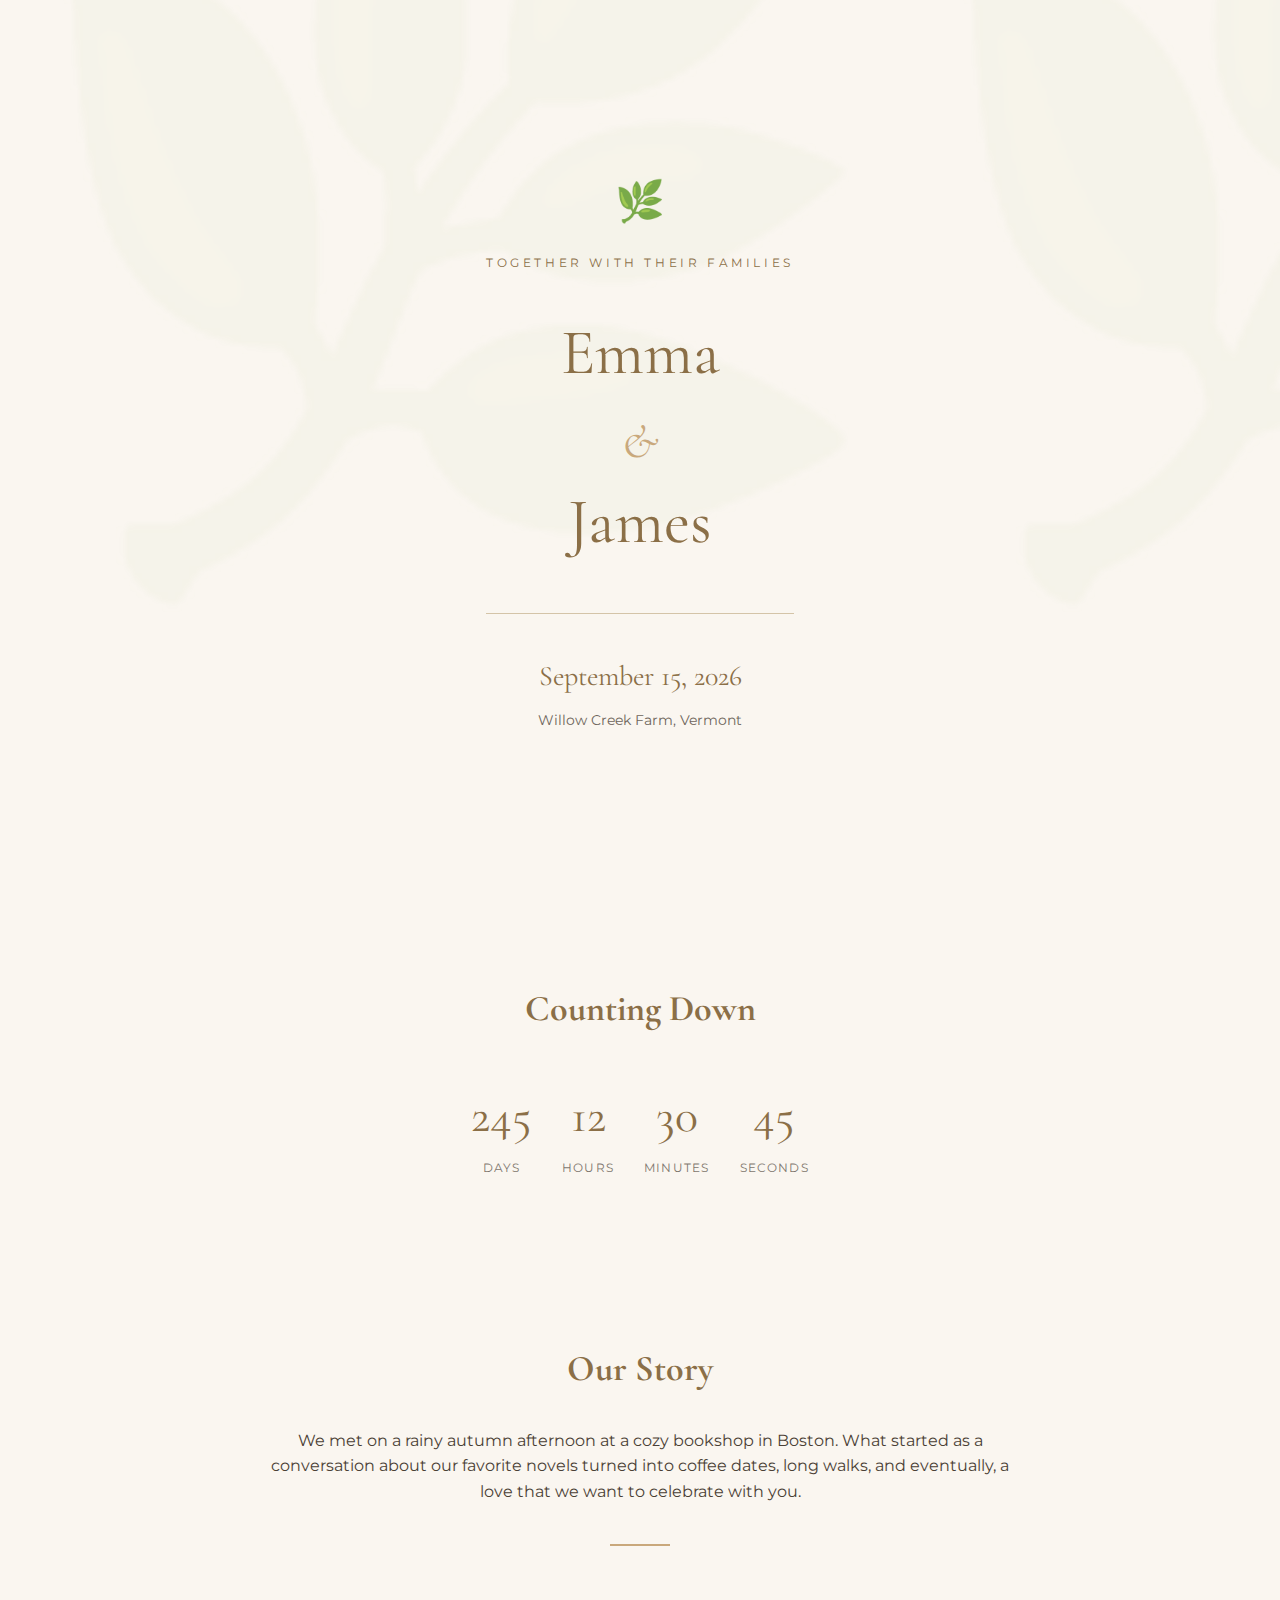
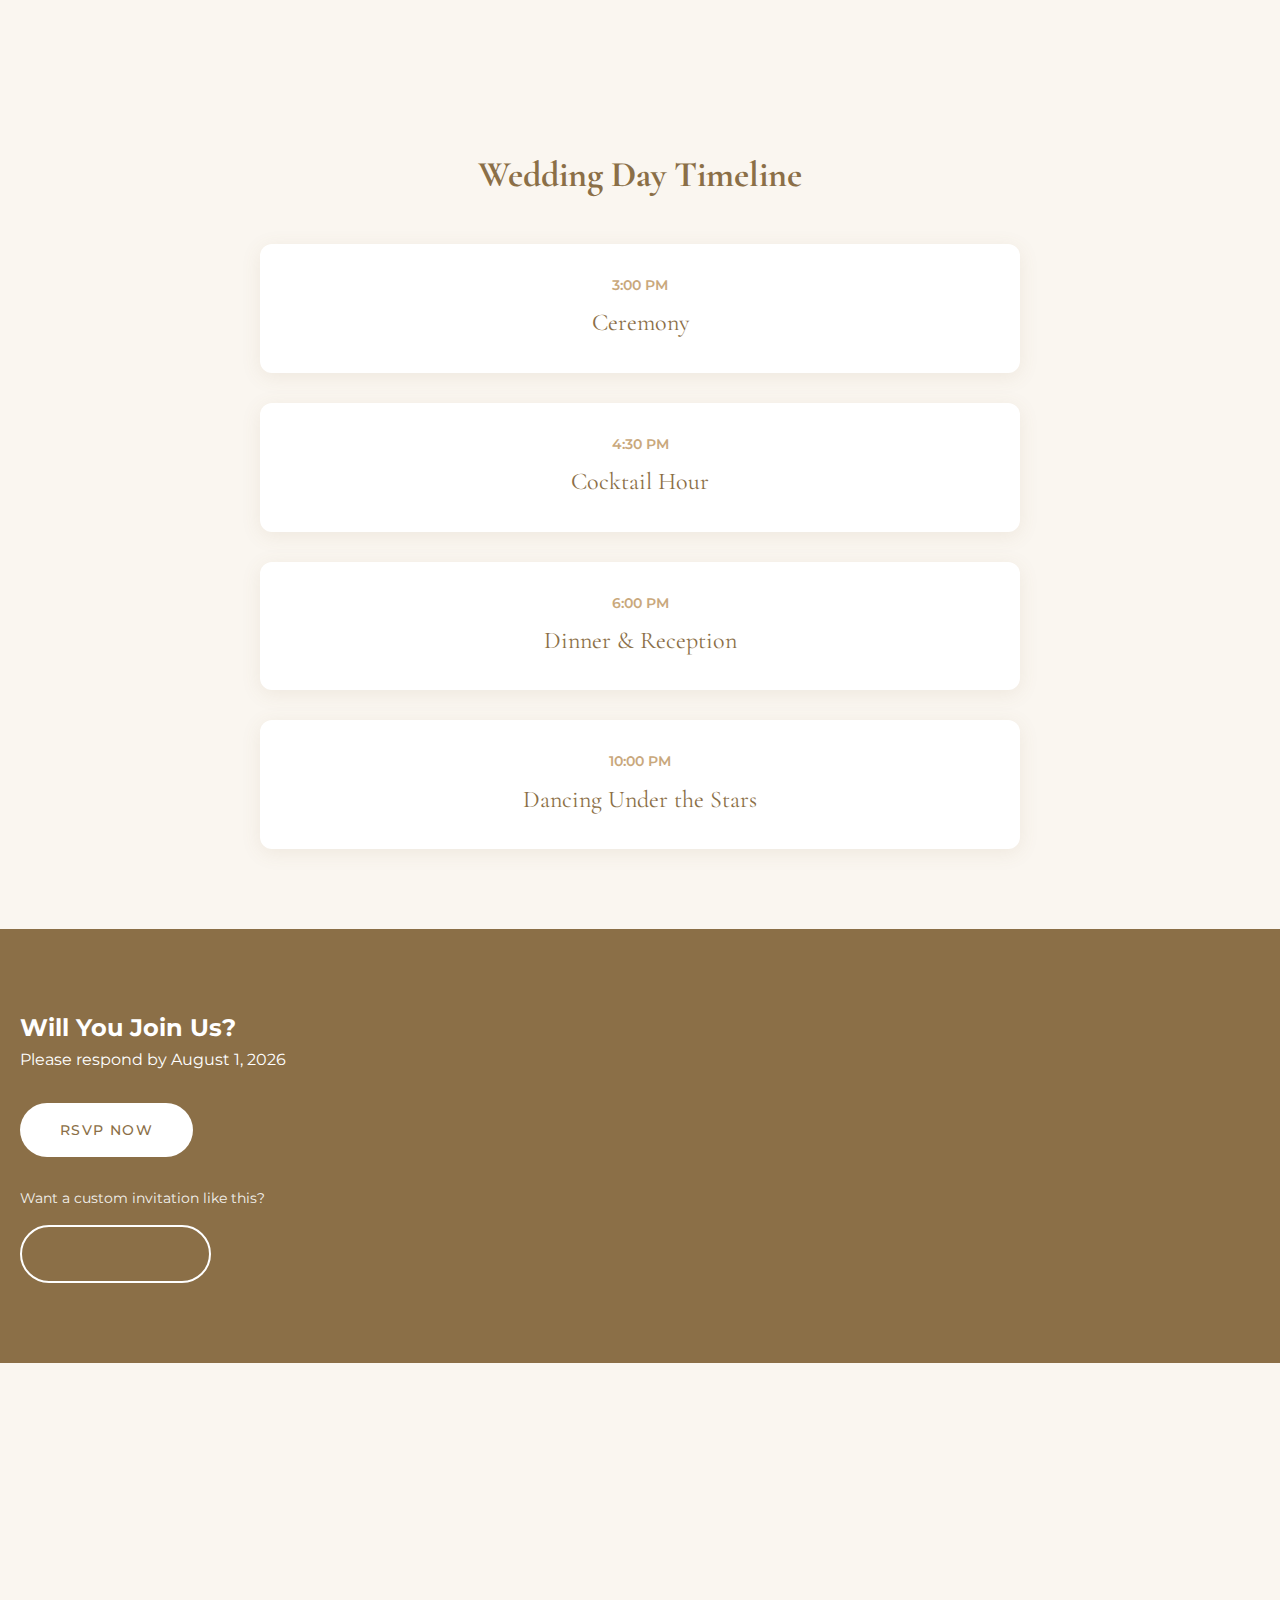
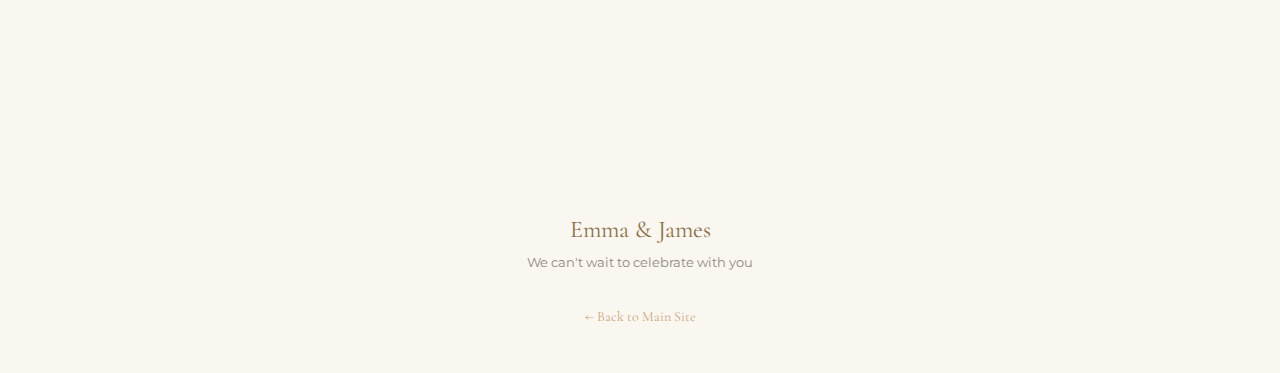
<file: demos/rustic.html>
<!DOCTYPE html>
<html lang="en">
<head>
    <meta charset="UTF-8">
    <meta name="viewport" content="width=device-width, initial-scale=1.0">
    <title>Emma & James - Wedding Invitation</title>
    <link rel="preconnect" href="https://fonts.googleapis.com">
    <link href="https://fonts.googleapis.com/css2?family=Cormorant+Garamond:wght@400;500;600&family=Montserrat:wght@300;400;500&display=swap" rel="stylesheet">
    <link rel="stylesheet" href="https://cdnjs.cloudflare.com/ajax/libs/font-awesome/6.5.1/css/all.min.css">
    <style>
        * { margin: 0; padding: 0; box-sizing: border-box; }
        
        html, body {
            height: auto;
            overflow-x: hidden;
            -webkit-overflow-scrolling: touch;
        }
        
        :root {
            --primary: #8b6f47;
            --secondary: #c9a87c;
            --text: #4a3f35;
            --bg: #faf6f0;
            --accent: #d4c4a8;
        }
        
        body {
            font-family: 'Montserrat', sans-serif;
            background: var(--bg);
            color: var(--text);
            line-height: 1.6;
        }
        
        .hero {
            min-height: 100vh;
            min-height: 100dvh;
            display: flex;
            align-items: center;
            justify-content: center;
            text-align: center;
            padding: 40px 20px;
            background: 
                url('data:image/svg+xml,<svg xmlns="http://www.w3.org/2000/svg" viewBox="0 0 100 100"><text y="50" font-size="80" opacity="0.03">🌿</text></svg>') repeat;
        }
        
        .hero-content {
            max-width: 600px;
        }
        
        .leaves {
            font-size: 40px;
            margin-bottom: 20px;
            opacity: 0.8;
        }
        
        .subtitle {
            font-size: 12px;
            letter-spacing: 0.3em;
            text-transform: uppercase;
            color: var(--primary);
            margin-bottom: 30px;
        }
        
        h1 {
            font-family: 'Cormorant Garamond', serif;
            font-size: 64px;
            font-weight: 400;
            color: var(--primary);
            margin-bottom: 10px;
        }
        
        .ampersand {
            font-family: 'Cormorant Garamond', serif;
            font-size: 48px;
            font-style: italic;
            color: var(--secondary);
            display: block;
            margin: -10px 0;
        }
        
        .date-location {
            margin-top: 40px;
            padding-top: 40px;
            border-top: 1px solid var(--accent);
        }
        
        .date {
            font-family: 'Cormorant Garamond', serif;
            font-size: 28px;
            color: var(--primary);
            margin-bottom: 10px;
        }
        
        .location {
            font-size: 14px;
            color: var(--text);
            opacity: 0.8;
        }
        
        .divider {
            width: 60px;
            height: 2px;
            background: var(--secondary);
            margin: 40px auto;
        }
        
        .section {
            padding: 80px 20px;
            max-width: 800px;
            margin: 0 auto;
            text-align: center;
        }
        
        .section h2 {
            font-family: 'Cormorant Garamond', serif;
            font-size: 36px;
            color: var(--primary);
            margin-bottom: 30px;
        }
        
        .timeline {
            display: flex;
            flex-direction: column;
            gap: 30px;
            margin-top: 40px;
        }
        
        .timeline-item {
            background: #fff;
            padding: 30px;
            border-radius: 12px;
            box-shadow: 0 4px 20px rgba(139, 111, 71, 0.1);
        }
        
        .timeline-time {
            font-size: 14px;
            font-weight: 600;
            color: var(--secondary);
            margin-bottom: 8px;
        }
        
        .timeline-title {
            font-family: 'Cormorant Garamond', serif;
            font-size: 24px;
            color: var(--primary);
        }
        
        .rsvp-section {
            background: var(--primary);
            color: #fff;
            padding: 80px 20px;
        }
        
        .rsvp-section h2 {
            color: #fff;
        }
        
        .rsvp-btn {
            display: inline-block;
            padding: 16px 40px;
            background: #fff;
            color: var(--primary);
            font-size: 14px;
            font-weight: 500;
            letter-spacing: 0.1em;
            text-transform: uppercase;
            text-decoration: none;
            border-radius: 50px;
            margin-top: 30px;
            transition: all 0.3s ease;
        }
        
        .rsvp-btn:hover {
            transform: translateY(-3px);
            box-shadow: 0 10px 30px rgba(0,0,0,0.2);
        }
        
        .countdown {
            display: flex;
            justify-content: center;
            gap: 30px;
            margin-top: 40px;
        }
        
        .countdown-item {
            text-align: center;
        }
        
        .countdown-number {
            font-family: 'Cormorant Garamond', serif;
            font-size: 48px;
            color: var(--primary);
            display: block;
        }
        
        .countdown-label {
            font-size: 12px;
            text-transform: uppercase;
            letter-spacing: 0.1em;
            opacity: 0.7;
        }
        
        .map-section {
            padding: 0;
        }
        
        .map-section iframe {
            width: 100%;
            height: 400px;
            border: none;
        }
        
        footer {
            text-align: center;
            padding: 40px 20px;
            background: var(--bg);
        }
        
        footer p {
            font-family: 'Cormorant Garamond', serif;
            font-size: 24px;
            color: var(--primary);
        }
        
        @media (max-width: 600px) {
            h1 { font-size: 38px; }
            .ampersand { font-size: 28px; }
            .subtitle { font-size: 10px; letter-spacing: 0.2em; }
            .date { font-size: 22px; }
            .location { font-size: 12px; }
            .countdown { gap: 10px; flex-wrap: wrap; }
            .countdown-item { min-width: 70px; }
            .countdown-number { font-size: 28px; }
            .countdown-label { font-size: 10px; }
            .section { padding: 50px 15px; }
            .section h2 { font-size: 28px; }
            .section p { font-size: 14px; }
            .timeline-item { padding: 20px; }
            .timeline-title { font-size: 20px; }
            .rsvp-section { padding: 50px 15px; }
            .rsvp-btn { padding: 14px 30px; font-size: 12px; }
            .map-section iframe { height: 280px; }
            footer { padding: 40px 20px 80px; }
            footer p { font-size: 20px; }
            .leaves { font-size: 30px; }
            .hero { padding: 30px 15px; min-height: auto; padding-top: 60px; padding-bottom: 60px; }
            .date-location { margin-top: 30px; padding-top: 30px; }
        }
    </style>
</head>
<body>
    <section class="hero">
        <div class="hero-content">
            <div class="leaves">🌿</div>
            <p class="subtitle">Together with their families</p>
            <h1>Emma</h1>
            <span class="ampersand">&</span>
            <h1>James</h1>
            <div class="date-location">
                <p class="date">September 15, 2026</p>
                <p class="location">Willow Creek Farm, Vermont</p>
            </div>
        </div>
    </section>
    
    <section class="section">
        <h2>Counting Down</h2>
        <div class="countdown">
            <div class="countdown-item">
                <span class="countdown-number" id="days">245</span>
                <span class="countdown-label">Days</span>
            </div>
            <div class="countdown-item">
                <span class="countdown-number" id="hours">12</span>
                <span class="countdown-label">Hours</span>
            </div>
            <div class="countdown-item">
                <span class="countdown-number" id="minutes">30</span>
                <span class="countdown-label">Minutes</span>
            </div>
            <div class="countdown-item">
                <span class="countdown-number" id="seconds">45</span>
                <span class="countdown-label">Seconds</span>
            </div>
        </div>
    </section>
    
    <section class="section">
        <h2>Our Story</h2>
        <p>We met on a rainy autumn afternoon at a cozy bookshop in Boston. What started as a conversation about our favorite novels turned into coffee dates, long walks, and eventually, a love that we want to celebrate with you.</p>
        <div class="divider"></div>
    </section>
    
    <section class="section">
        <h2>Wedding Day Timeline</h2>
        <div class="timeline">
            <div class="timeline-item">
                <p class="timeline-time">3:00 PM</p>
                <p class="timeline-title">Ceremony</p>
            </div>
            <div class="timeline-item">
                <p class="timeline-time">4:30 PM</p>
                <p class="timeline-title">Cocktail Hour</p>
            </div>
            <div class="timeline-item">
                <p class="timeline-time">6:00 PM</p>
                <p class="timeline-title">Dinner & Reception</p>
            </div>
            <div class="timeline-item">
                <p class="timeline-time">10:00 PM</p>
                <p class="timeline-title">Dancing Under the Stars</p>
            </div>
        </div>
    </section>
    
    <section class="rsvp-section">
        <h2>Will You Join Us?</h2>
        <p>Please respond by August 1, 2026</p>
        <a href="#" class="rsvp-btn">RSVP Now</a>
        <p style="margin-top: 30px; font-size: 14px; opacity: 0.9;">Want a custom invitation like this?</p>
        <a href="../index.html#contact" class="rsvp-btn" style="background: transparent; border: 2px solid #fff; margin-top: 15px;">Contact Us</a>
    </section>
    
    <section class="map-section">
        <iframe src="https://www.google.com/maps/embed?pb=!1m18!1m12!1m3!1d2947.5!2d-72.6!3d44.2!2m3!1f0!2f0!3f0!3m2!1i1024!2i768!4f13.1!3m3!1m2!1s0x0%3A0x0!2zNDTCsDEyJzAwLjAiTiA3MsKwMzYnMDAuMCJX!5e0!3m2!1sen!2sus!4v1234567890" allowfullscreen="" loading="lazy"></iframe>
    </section>
    
    <footer>
        <p>Emma & James</p>
        <small style="opacity: 0.6;">We can't wait to celebrate with you</small>
        <p style="margin-top: 20px;"><a href="../index.html" style="color: var(--secondary); text-decoration: none; font-size: 14px;">← Back to Main Site</a></p>
    </footer>
    
    <script>
        // Countdown Timer
        const weddingDate = new Date('September 15, 2026 15:00:00').getTime();
        
        setInterval(() => {
            const now = new Date().getTime();
            const distance = weddingDate - now;
            
            const days = Math.floor(distance / (1000 * 60 * 60 * 24));
            const hours = Math.floor((distance % (1000 * 60 * 60 * 24)) / (1000 * 60 * 60));
            const minutes = Math.floor((distance % (1000 * 60 * 60)) / (1000 * 60));
            const seconds = Math.floor((distance % (1000 * 60)) / 1000);
            
            document.getElementById('days').textContent = days;
            document.getElementById('hours').textContent = hours;
            document.getElementById('minutes').textContent = minutes;
            document.getElementById('seconds').textContent = seconds;
        }, 1000);
    </script>
</body>
</html>
</file>
<file: css/style.css>
/* ===== Variables ===== */
:root {
    --primary: #1a1a1a;
    --secondary: #c9a87c;
    --text: #333;
    --text-light: #666;
    --text-muted: #999;
    --bg: #fff;
    --bg-alt: #faf8f5;
    --border: #eee;
    --font-display: 'Cormorant Garamond', Georgia, serif;
    --font-body: 'Montserrat', -apple-system, sans-serif;
    --transition: all 0.3s ease;
}

/* ===== Reset ===== */
*, *::before, *::after {
    margin: 0;
    padding: 0;
    box-sizing: border-box;
}

html {
    scroll-behavior: smooth;
}

body {
    font-family: var(--font-body);
    font-size: 15px;
    line-height: 1.6;
    color: var(--text);
    background: var(--bg);
}

h1, h2, h3 {
    font-family: var(--font-display);
    font-weight: 500;
}

a {
    text-decoration: none;
    color: inherit;
}

.container {
    max-width: 1100px;
    margin: 0 auto;
    padding: 0 24px;
}

/* ===== Buttons ===== */
.btn {
    display: inline-flex;
    align-items: center;
    justify-content: center;
    gap: 8px;
    padding: 14px 28px;
    font-size: 13px;
    font-weight: 500;
    font-family: var(--font-body);
    letter-spacing: 0.08em;
    text-transform: uppercase;
    border-radius: 50px;
    border: 2px solid transparent;
    cursor: pointer;
    transition: var(--transition);
}

.btn-primary {
    background: var(--primary);
    color: #fff;
    border-color: var(--primary);
}

.btn-primary:hover {
    background: var(--secondary);
    border-color: var(--secondary);
}

.btn-outline {
    background: transparent;
    color: var(--primary);
    border-color: var(--primary);
}

.btn-outline:hover {
    background: var(--primary);
    color: #fff;
}

.btn-nav {
    padding: 10px 20px;
    font-size: 12px;
}

.btn-lg {
    padding: 16px 36px;
    font-size: 14px;
}

/* ===== Navbar ===== */
.navbar {
    position: fixed;
    top: 0;
    left: 0;
    right: 0;
    z-index: 100;
    background: rgba(255, 255, 255, 0.95);
    backdrop-filter: blur(10px);
}

.navbar .container {
    display: flex;
    align-items: center;
    justify-content: space-between;
    height: 70px;
}

.logo {
    font-family: var(--font-display);
    font-size: 24px;
    font-weight: 500;
    color: var(--primary);
}

.nav-links {
    display: flex;
    gap: 40px;
    list-style: none;
}

.nav-links a {
    font-size: 13px;
    font-weight: 500;
    color: var(--text-light);
    letter-spacing: 0.05em;
    transition: var(--transition);
}

.nav-links a:hover {
    color: var(--primary);
}

.mobile-menu-btn {
    display: none;
    background: none;
    border: none;
    font-size: 20px;
    cursor: pointer;
}

@media (max-width: 768px) {
    .nav-links, .btn-nav {
        display: none;
    }
    .mobile-menu-btn {
        display: block;
    }
}

/* ===== Hero ===== */
.hero {
    min-height: 100vh;
    display: flex;
    align-items: center;
    padding: 120px 0 80px;
    background: var(--bg-alt);
    text-align: center;
}

.hero-content {
    max-width: 700px;
    margin: 0 auto;
}

.hero-tagline {
    font-size: 12px;
    font-weight: 600;
    letter-spacing: 0.2em;
    text-transform: uppercase;
    color: var(--secondary);
    margin-bottom: 20px;
}

.hero h1 {
    font-size: 56px;
    line-height: 1.1;
    margin-bottom: 24px;
    color: var(--primary);
}

.hero h1 em {
    font-style: italic;
    color: var(--secondary);
}

.hero-description {
    font-size: 17px;
    color: var(--text-light);
    max-width: 500px;
    margin: 0 auto 40px;
    line-height: 1.8;
}

.hero-buttons {
    display: flex;
    gap: 16px;
    justify-content: center;
    margin-bottom: 60px;
}

.hero-stats {
    display: flex;
    justify-content: center;
    gap: 60px;
}

.stat {
    text-align: center;
}

.stat-number {
    display: block;
    font-family: var(--font-display);
    font-size: 32px;
    font-weight: 500;
    color: var(--primary);
}

.stat-label {
    font-size: 12px;
    color: var(--text-muted);
    text-transform: uppercase;
    letter-spacing: 0.1em;
}

@media (max-width: 768px) {
    .hero h1 {
        font-size: 36px;
    }
    .hero-buttons {
        flex-direction: column;
        align-items: center;
    }
    .hero-stats {
        gap: 30px;
    }
}

/* ===== Features ===== */
.features {
    padding: 80px 0;
    background: var(--bg);
}

.features-grid {
    display: grid;
    grid-template-columns: repeat(6, 1fr);
    gap: 30px;
}

.feature {
    text-align: center;
    padding: 20px 10px;
}

.feature i {
    font-size: 24px;
    color: var(--secondary);
    margin-bottom: 16px;
}

.feature h3 {
    font-size: 15px;
    font-family: var(--font-body);
    font-weight: 600;
    margin-bottom: 8px;
}

.feature p {
    font-size: 13px;
    color: var(--text-muted);
}

@media (max-width: 968px) {
    .features-grid {
        grid-template-columns: repeat(3, 1fr);
    }
}

@media (max-width: 580px) {
    .features-grid {
        grid-template-columns: repeat(2, 1fr);
    }
}

/* ===== Section Header ===== */
.section-header {
    text-align: center;
    margin-bottom: 50px;
}

.section-header h2 {
    font-size: 40px;
    margin-bottom: 12px;
    color: var(--primary);
}

.section-header p {
    font-size: 16px;
    color: var(--text-light);
}

/* ===== Styles Section ===== */
.styles {
    padding: 80px 0;
    background: var(--bg);
}

.styles-grid {
    display: grid;
    grid-template-columns: repeat(2, 1fr);
    gap: 1px;
    background: var(--border);
    border: 1px solid var(--border);
}

.style-card {
    position: relative;
    display: flex;
    align-items: center;
    justify-content: space-between;
    padding: 32px 40px 32px 56px;
    background: var(--bg);
    cursor: pointer;
    transition: var(--transition);
}

.style-card:hover {
    background: var(--bg-alt);
}

.style-accent {
    position: absolute;
    left: 0;
    top: 0;
    bottom: 0;
    width: 4px;
    transition: width 0.3s ease;
}

.style-card:hover .style-accent {
    width: 6px;
}

.style-accent.rustic { background: #c9a87c; }
.style-accent.romantic { background: #e8a0b4; }
.style-accent.adventure { background: #7fb3d3; }
.style-accent.floral { background: #9cc99c; }
.style-accent.minimal { background: #888; }
.style-accent.custom { background: var(--primary); }

.style-card h3 {
    font-size: 20px;
    font-family: var(--font-display);
    font-weight: 500;
    color: var(--primary);
}

.style-card .arrow {
    font-size: 20px;
    color: var(--text-muted);
    transition: var(--transition);
}

.style-card:hover .arrow {
    color: var(--secondary);
    transform: translateX(5px);
}

@media (max-width: 580px) {
    .styles-grid {
        grid-template-columns: 1fr;
    }
    
    .style-card {
        padding: 24px 30px 24px 46px;
    }
}

/* ===== Pricing ===== */
.pricing {
    padding: 100px 0;
    background: var(--bg);
}

.pricing-cards {
    display: grid;
    grid-template-columns: repeat(2, 1fr);
    gap: 30px;
    max-width: 800px;
    margin: 0 auto;
}

.pricing-card {
    background: var(--bg);
    border: 2px solid var(--border);
    border-radius: 20px;
    padding: 40px;
    text-align: center;
    position: relative;
    transition: var(--transition);
}

.pricing-card:hover {
    border-color: var(--secondary);
}

.pricing-card.featured {
    border-color: var(--primary);
    background: var(--bg-alt);
}

.pricing-card .badge {
    position: absolute;
    top: -12px;
    left: 50%;
    transform: translateX(-50%);
    background: var(--primary);
    color: #fff;
    padding: 6px 20px;
    font-size: 11px;
    font-weight: 600;
    letter-spacing: 0.1em;
    text-transform: uppercase;
    border-radius: 20px;
}

.pricing-card h3 {
    font-size: 24px;
    margin-bottom: 20px;
}

.price {
    margin-bottom: 30px;
}

.price .amount {
    font-family: var(--font-display);
    font-size: 48px;
    font-weight: 500;
    color: var(--primary);
}

.price .period {
    font-size: 14px;
    color: var(--text-muted);
}

.features-list {
    list-style: none;
    margin-bottom: 30px;
    text-align: left;
}

.features-list li {
    padding: 10px 0;
    font-size: 14px;
    color: var(--text-light);
    display: flex;
    align-items: center;
    gap: 12px;
}

.features-list i {
    color: var(--secondary);
    font-size: 14px;
}

@media (max-width: 768px) {
    .pricing-cards {
        grid-template-columns: 1fr;
    }
}

/* ===== CTA ===== */
.cta {
    padding: 120px 0;
    background: var(--primary);
    text-align: center;
}

.cta h2 {
    font-size: 42px;
    color: #fff;
    margin-bottom: 16px;
}

.cta p {
    font-size: 17px;
    color: rgba(255, 255, 255, 0.7);
    margin-bottom: 40px;
}

.cta-buttons {
    display: flex;
    gap: 16px;
    justify-content: center;
}

.cta .btn-primary {
    background: var(--secondary);
    border-color: var(--secondary);
}

.cta .btn-primary:hover {
    background: #fff;
    border-color: #fff;
    color: var(--primary);
}

.cta .btn-outline {
    border-color: rgba(255, 255, 255, 0.4);
    color: #fff;
}

.cta .btn-outline:hover {
    background: #fff;
    border-color: #fff;
    color: var(--primary);
}

@media (max-width: 768px) {
    .cta h2 {
        font-size: 32px;
    }
    .cta-buttons {
        flex-direction: column;
        align-items: center;
    }
}

/* ===== Footer ===== */
.footer {
    padding: 60px 0 30px;
    background: var(--bg-alt);
}

.footer-content {
    display: flex;
    justify-content: space-between;
    align-items: center;
    padding-bottom: 30px;
    border-bottom: 1px solid var(--border);
    margin-bottom: 30px;
}

.footer-brand p {
    font-size: 13px;
    color: var(--text-muted);
    margin-top: 8px;
}

.footer-links {
    display: flex;
    gap: 30px;
}

.footer-links a {
    font-size: 13px;
    color: var(--text-light);
    transition: var(--transition);
}

.footer-links a:hover {
    color: var(--primary);
}

.footer-social {
    display: flex;
    gap: 16px;
}

.footer-social a {
    width: 40px;
    height: 40px;
    display: flex;
    align-items: center;
    justify-content: center;
    border-radius: 50%;
    background: var(--bg);
    color: var(--text-light);
    transition: var(--transition);
}

.footer-social a:hover {
    background: var(--primary);
    color: #fff;
}

.footer-bottom {
    text-align: center;
}

.footer-bottom p {
    font-size: 13px;
    color: var(--text-muted);
}

@media (max-width: 768px) {
    .footer-content {
        flex-direction: column;
        gap: 30px;
        text-align: center;
    }
}

/* ===== Modal ===== */
.modal-overlay {
    position: fixed;
    inset: 0;
    background: rgba(0, 0, 0, 0.7);
    backdrop-filter: blur(5px);
    z-index: 1000;
    display: flex;
    align-items: center;
    justify-content: center;
    padding: 20px;
    opacity: 0;
    visibility: hidden;
    transition: all 0.3s ease;
}

.modal-overlay.active {
    opacity: 1;
    visibility: visible;
}

.modal-content {
    position: relative;
    width: 100%;
    max-width: 900px;
    height: auto;
    max-height: 90vh;
    background: #fff;
    border-radius: 20px;
    overflow: hidden;
    transform: translateY(20px);
    transition: transform 0.3s ease;
}

.modal-overlay.active .modal-content {
    transform: translateY(0);
}

.modal-close {
    position: absolute;
    top: 16px;
    right: 16px;
    width: 40px;
    height: 40px;
    border: none;
    background: rgba(255, 255, 255, 0.9);
    border-radius: 50%;
    cursor: pointer;
    display: flex;
    align-items: center;
    justify-content: center;
    z-index: 10;
    transition: var(--transition);
    font-size: 14px;
    color: var(--text);
}

.modal-close:hover {
    background: var(--primary);
    color: #fff;
}

/* ===== Contact Form ===== */
.modal-inner {
    display: grid;
    grid-template-columns: 1fr 1fr;
    height: 100%;
}

.modal-left {
    background: linear-gradient(135deg, var(--primary) 0%, #2d2d2d 100%);
    padding: 50px;
    display: flex;
    align-items: center;
}

.modal-left-content {
    color: #fff;
}

.modal-badge {
    display: inline-block;
    font-size: 11px;
    font-weight: 600;
    letter-spacing: 0.15em;
    text-transform: uppercase;
    color: var(--secondary);
    margin-bottom: 20px;
}

.modal-left h2 {
    font-size: 32px;
    font-family: var(--font-display);
    font-weight: 500;
    line-height: 1.3;
    margin-bottom: 16px;
}

.modal-left h2 em {
    font-style: italic;
    color: var(--secondary);
}

.modal-left > .modal-left-content > p {
    font-size: 15px;
    opacity: 0.7;
    margin-bottom: 40px;
}

.modal-features {
    display: flex;
    flex-direction: column;
    gap: 14px;
}

.modal-feature {
    display: flex;
    align-items: center;
    gap: 12px;
    font-size: 14px;
    opacity: 0.9;
}

.modal-feature i {
    width: 20px;
    height: 20px;
    background: var(--secondary);
    border-radius: 50%;
    display: flex;
    align-items: center;
    justify-content: center;
    font-size: 10px;
    color: var(--primary);
}

.modal-right {
    padding: 50px;
    display: flex;
    flex-direction: column;
    justify-content: center;
    background: #fff;
}

.form-group {
    position: relative;
    margin-bottom: 28px;
}

.form-group input,
.form-group textarea {
    width: 100%;
    padding: 16px 0 8px;
    font-size: 15px;
    font-family: var(--font-body);
    border: none;
    border-bottom: 1px solid var(--border);
    background: transparent;
    color: var(--text);
    transition: var(--transition);
}

.form-group label {
    position: absolute;
    left: 0;
    top: 16px;
    font-size: 14px;
    color: var(--text-muted);
    pointer-events: none;
    transition: all 0.2s ease;
}

.form-group input:focus,
.form-group textarea:focus {
    outline: none;
    border-bottom-color: var(--secondary);
}

.form-group input:focus + label,
.form-group input:not(:placeholder-shown) + label,
.form-group textarea:focus + label,
.form-group textarea:not(:placeholder-shown) + label {
    top: -2px;
    font-size: 11px;
    font-weight: 600;
    letter-spacing: 0.05em;
    text-transform: uppercase;
    color: var(--secondary);
}

.form-group textarea {
    resize: none;
    min-height: 60px;
}

.btn-full {
    width: 100%;
    margin-top: 15px;
}

.form-success {
    display: none;
    text-align: center;
    padding: 40px 20px;
}

.form-success.show {
    display: block;
}

.success-animation {
    margin-bottom: 24px;
}

.success-circle {
    width: 80px;
    height: 80px;
    margin: 0 auto;
    background: linear-gradient(135deg, var(--secondary) 0%, #d4b896 100%);
    border-radius: 50%;
    display: flex;
    align-items: center;
    justify-content: center;
    animation: pulse 2s infinite;
}

@keyframes pulse {
    0%, 100% { transform: scale(1); }
    50% { transform: scale(1.05); }
}

.success-circle i {
    font-size: 32px;
    color: #fff;
}

.form-success h4 {
    font-size: 28px;
    font-family: var(--font-display);
    color: var(--primary);
    margin-bottom: 10px;
}

.form-success p {
    font-size: 14px;
    color: var(--text-muted);
    line-height: 1.6;
}

#contactForm.hidden {
    display: none;
}

@media (max-width: 768px) {
    .modal-content {
        max-width: 100%;
        height: 95vh;
        max-height: none;
        border-radius: 16px 16px 0 0;
    }
    
    .modal-inner {
        grid-template-columns: 1fr;
        grid-template-rows: auto 1fr;
    }
    
    .modal-left {
        padding: 35px 30px;
    }
    
    .modal-left h2 {
        font-size: 24px;
    }
    
    .modal-features {
        display: none;
    }
    
    .modal-right {
        padding: 30px;
    }
}
</file>
